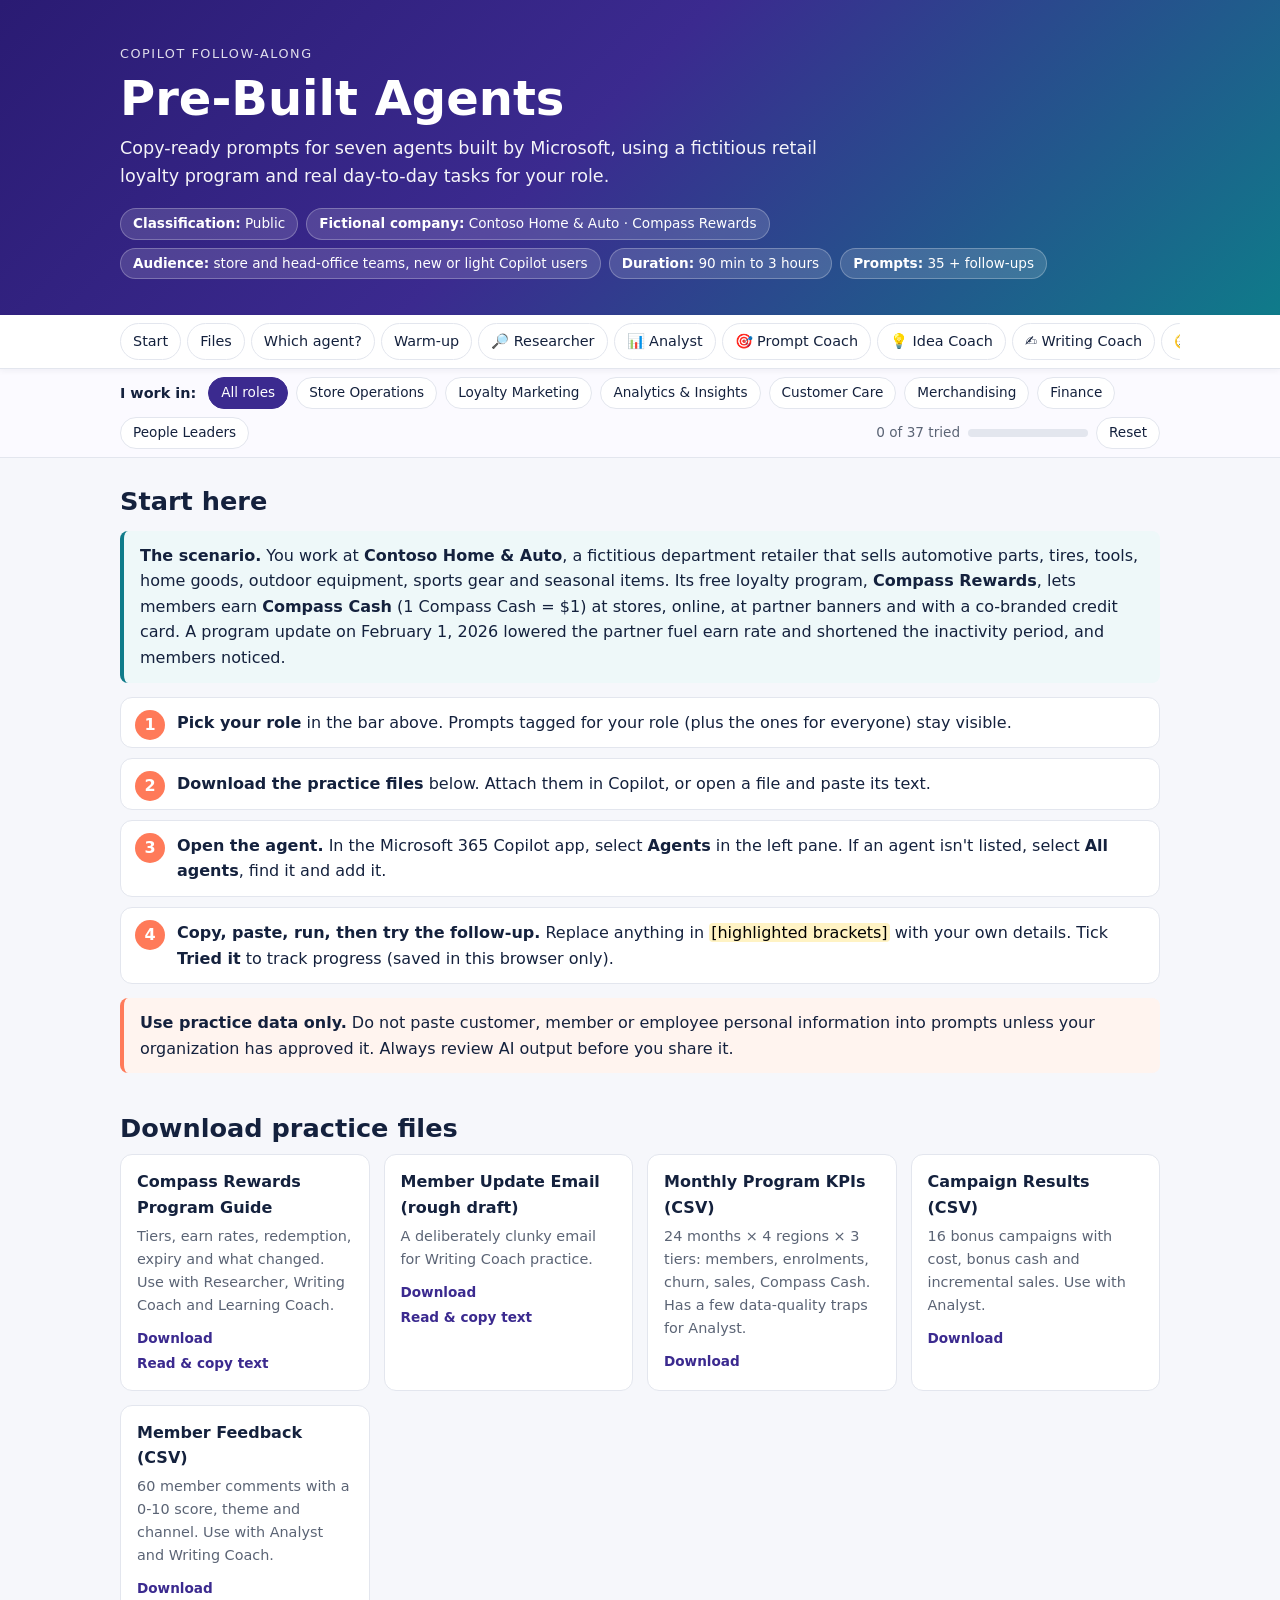
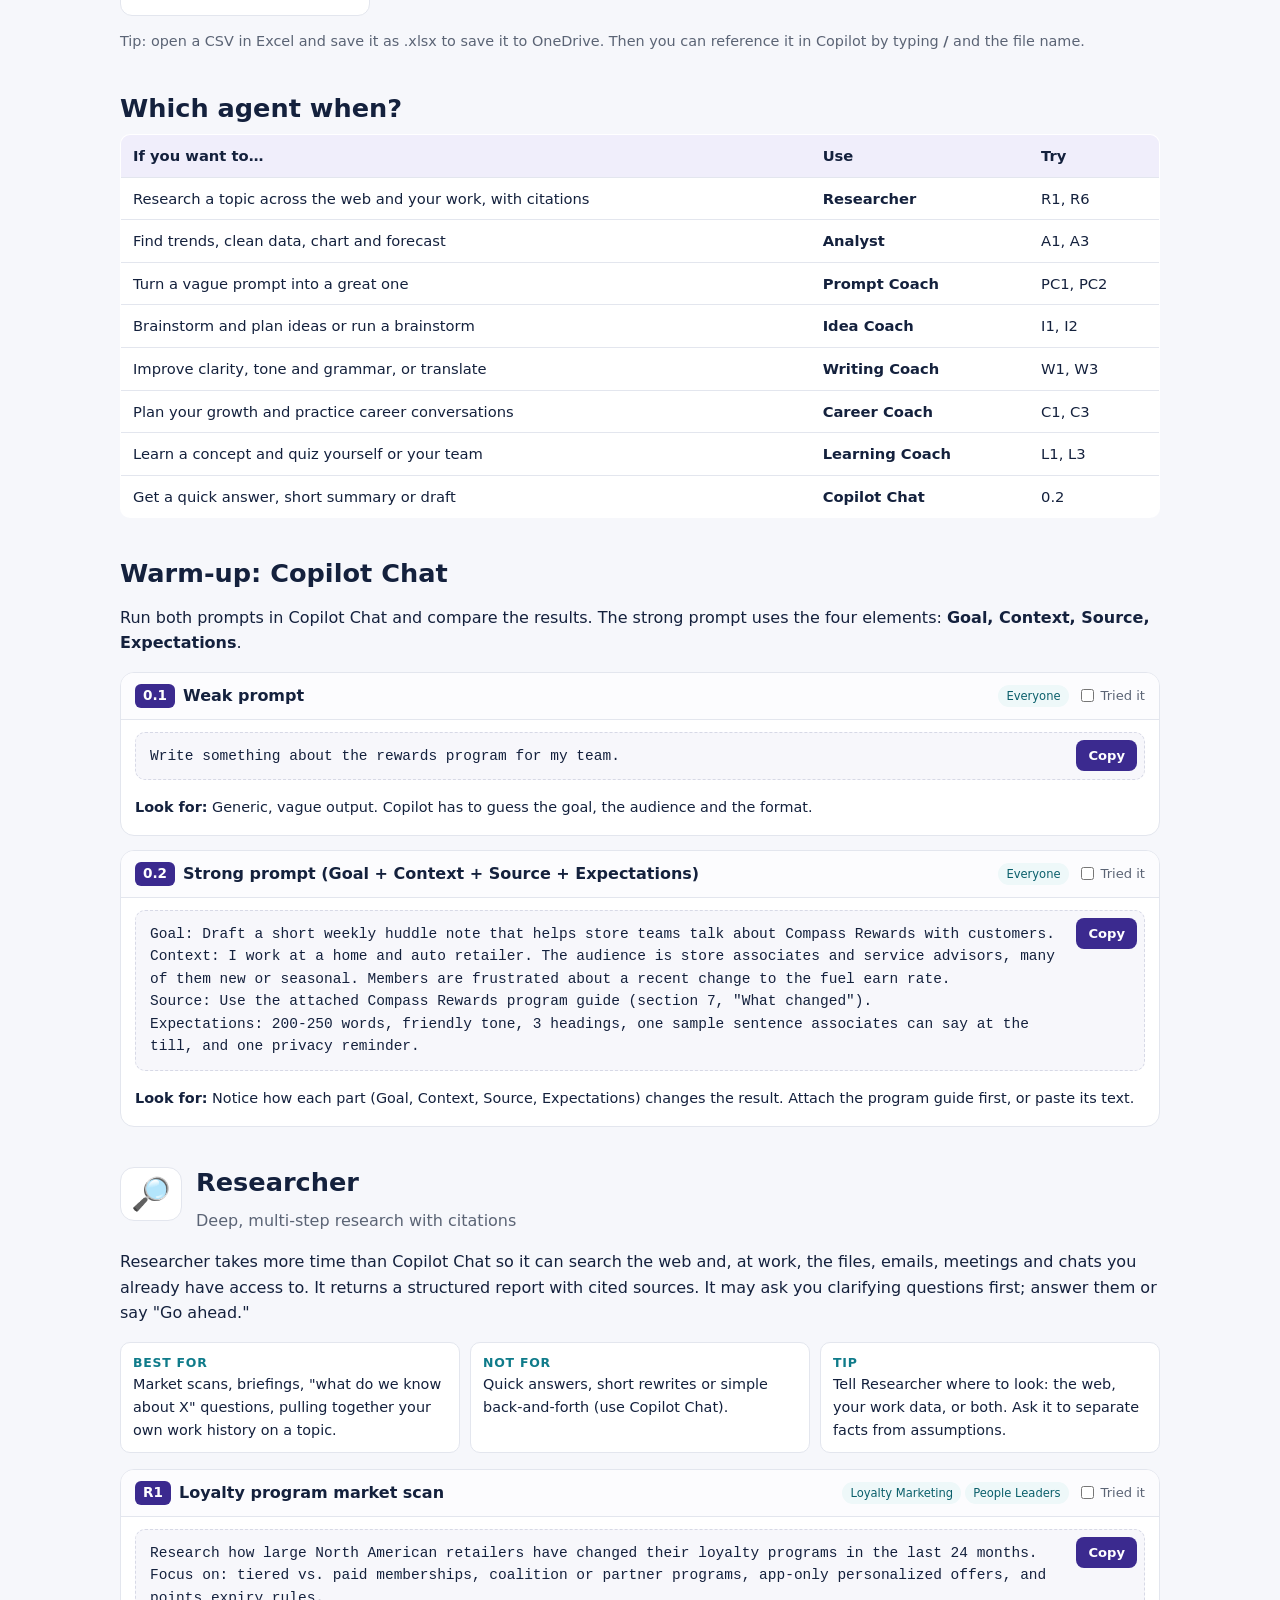
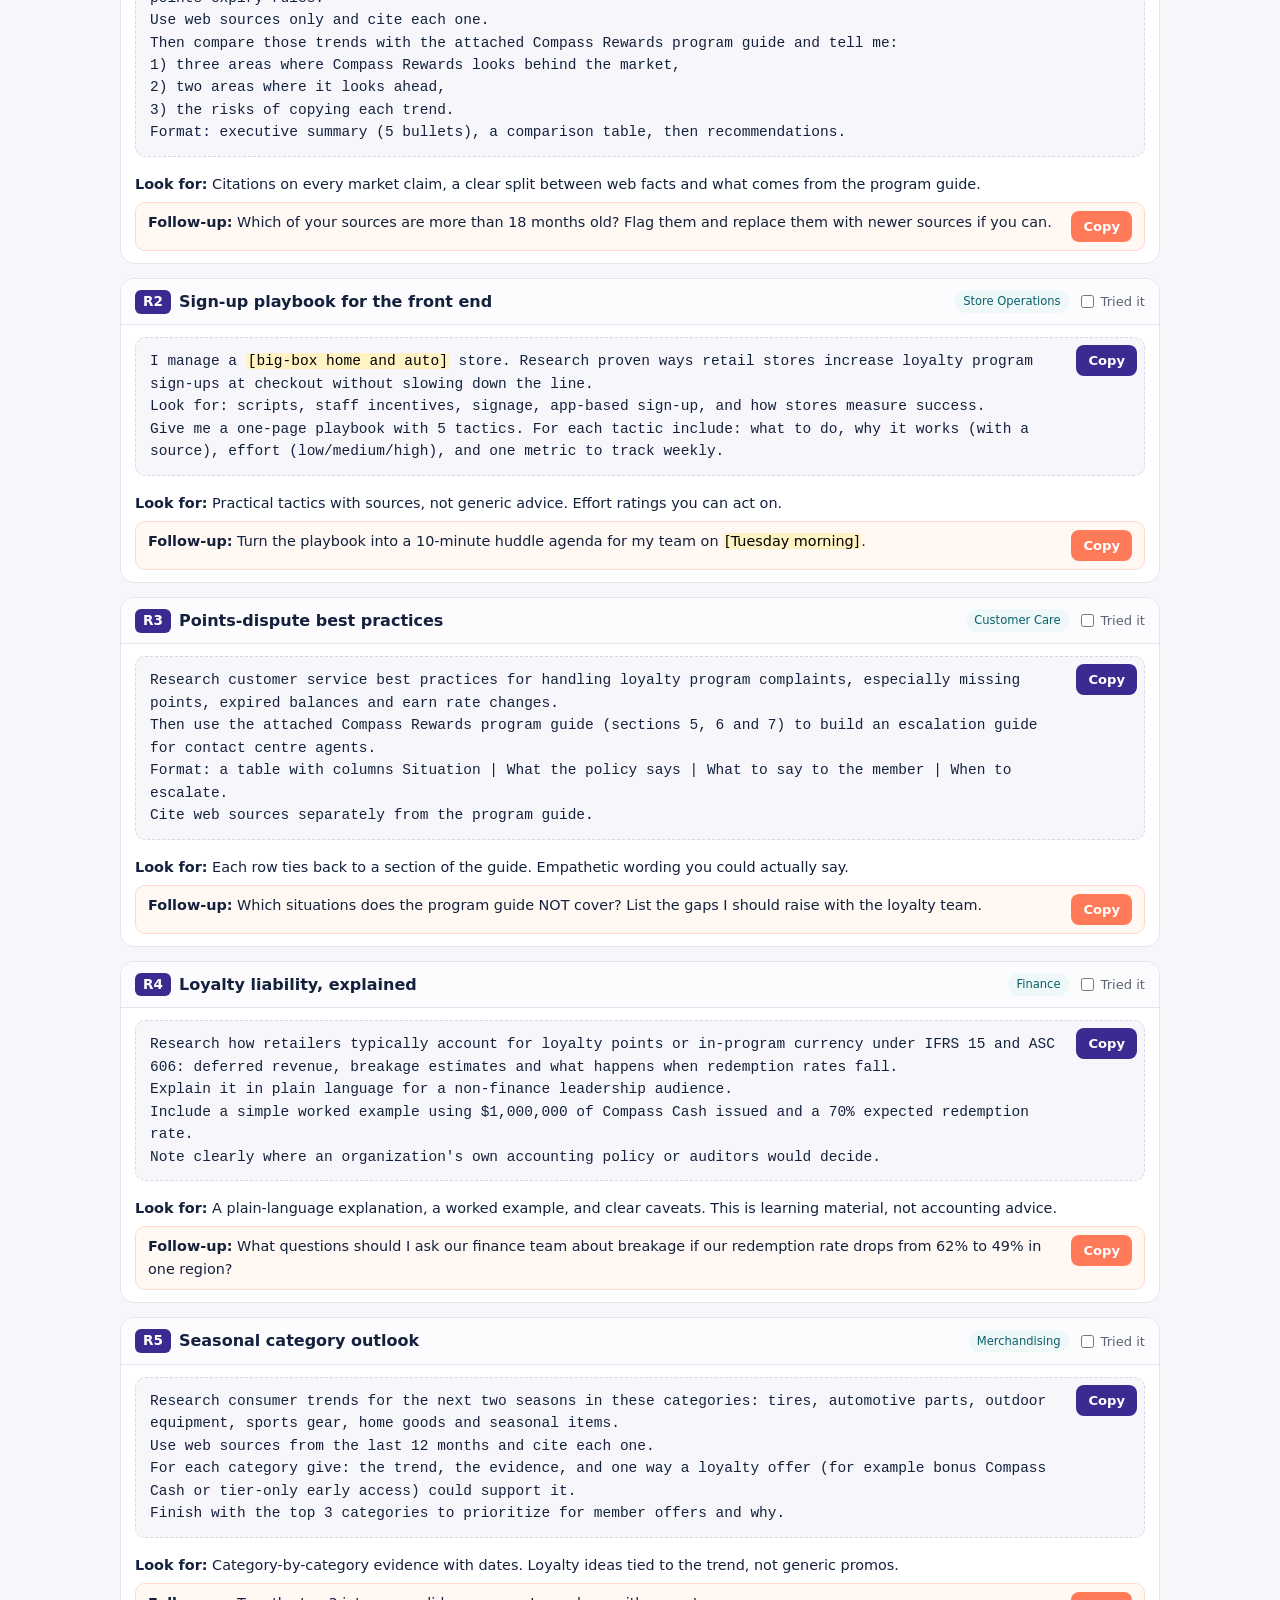
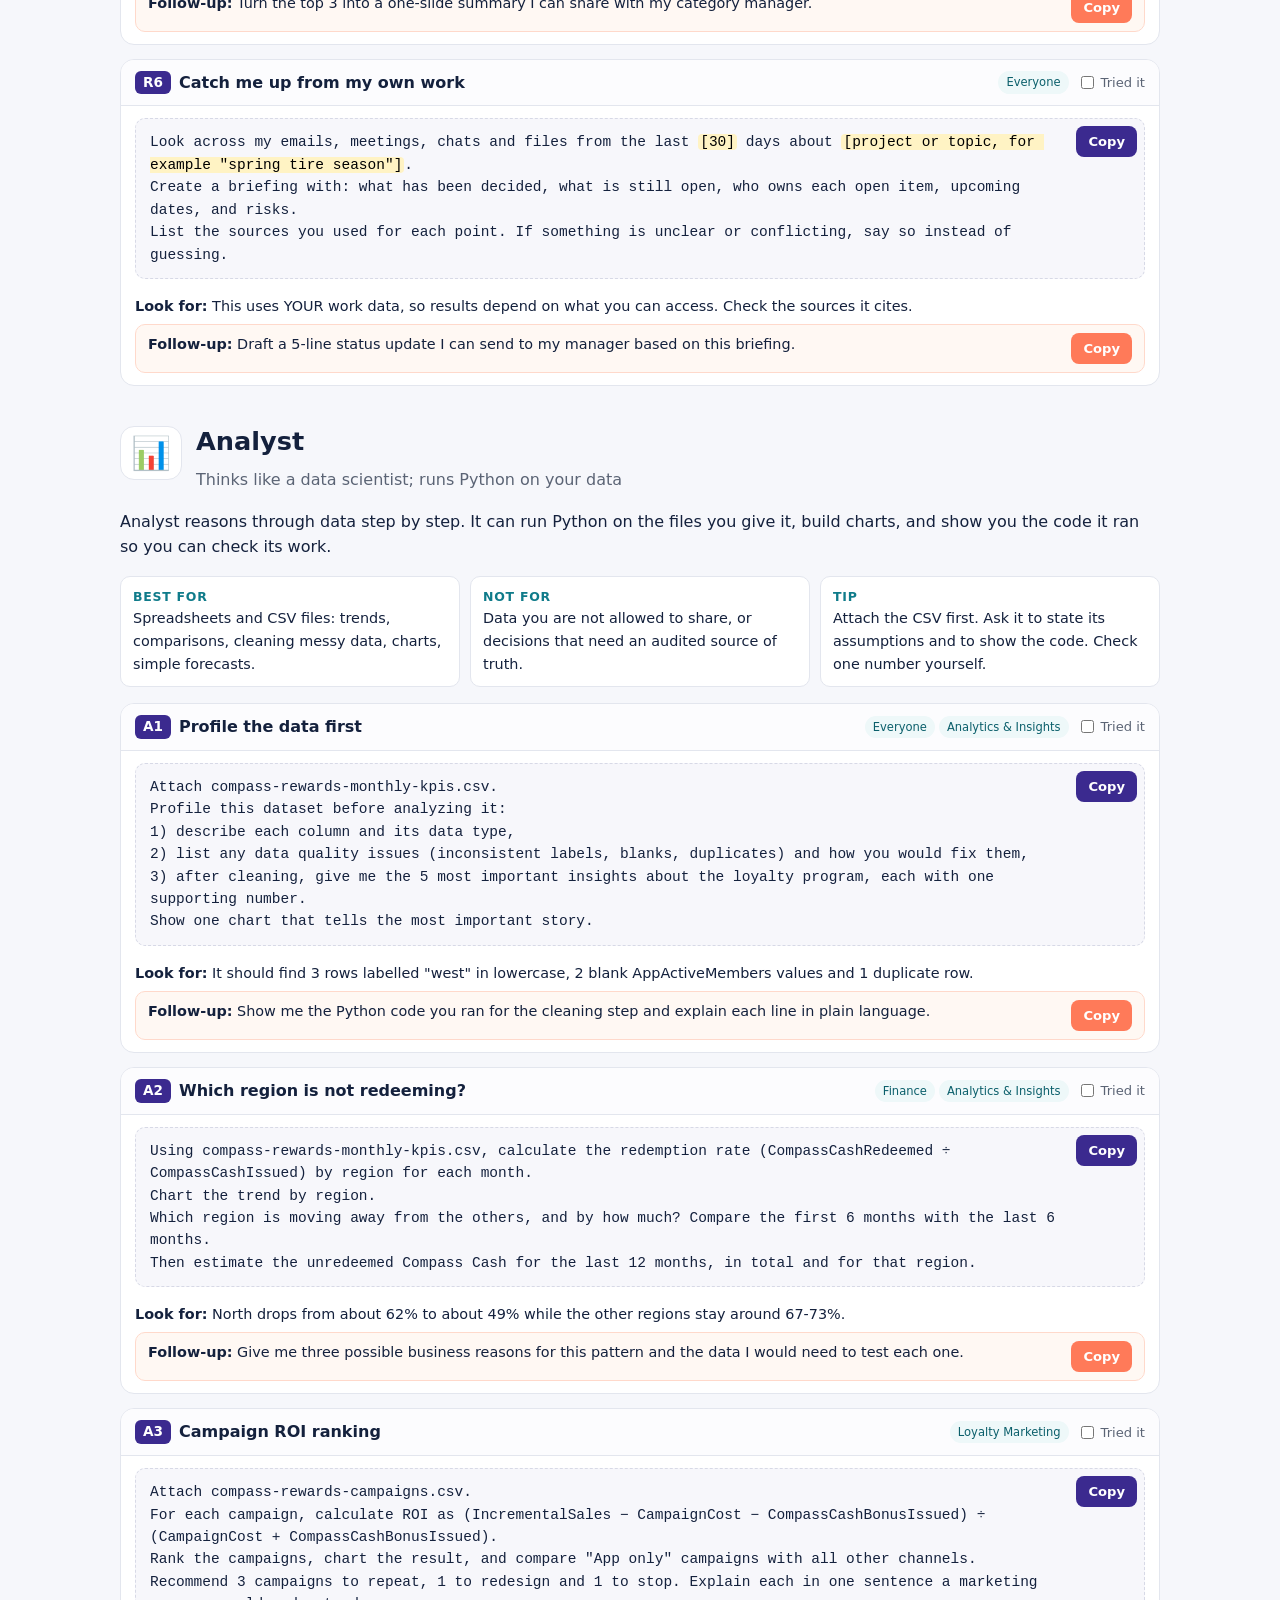
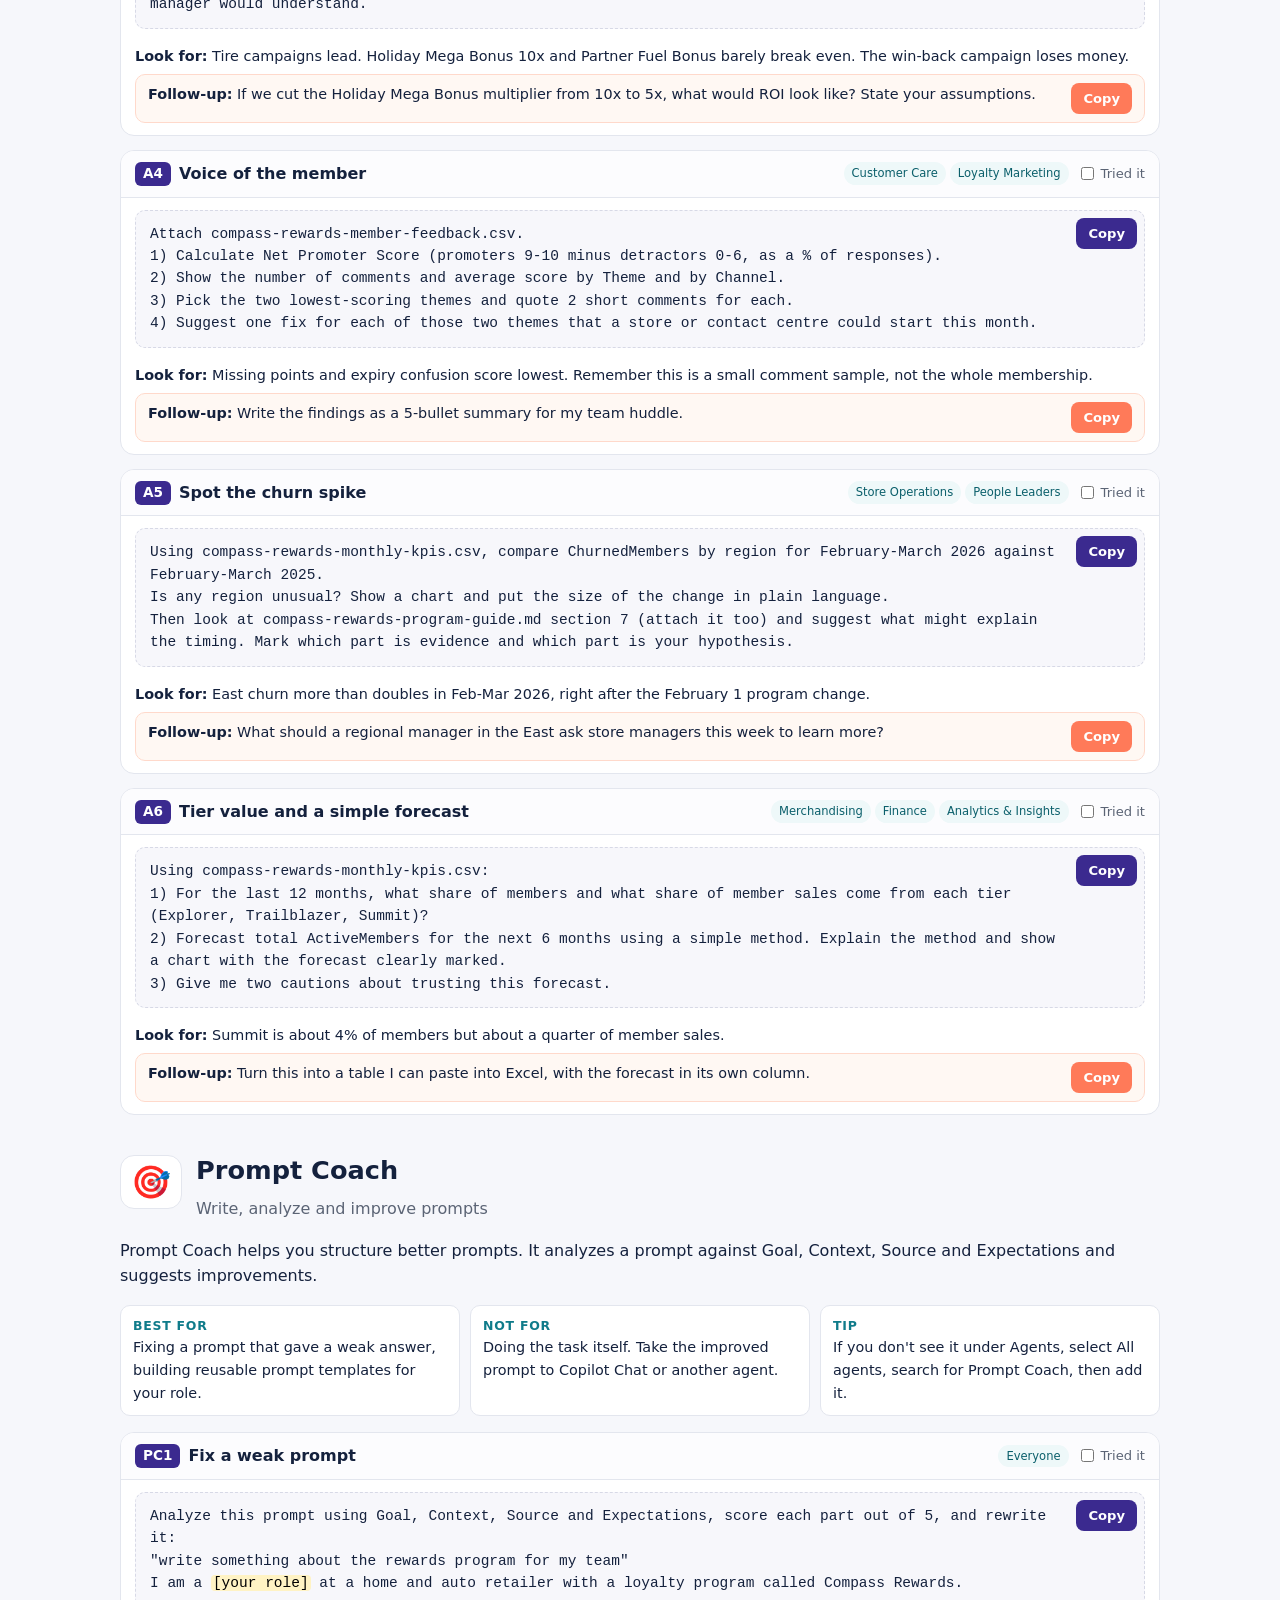
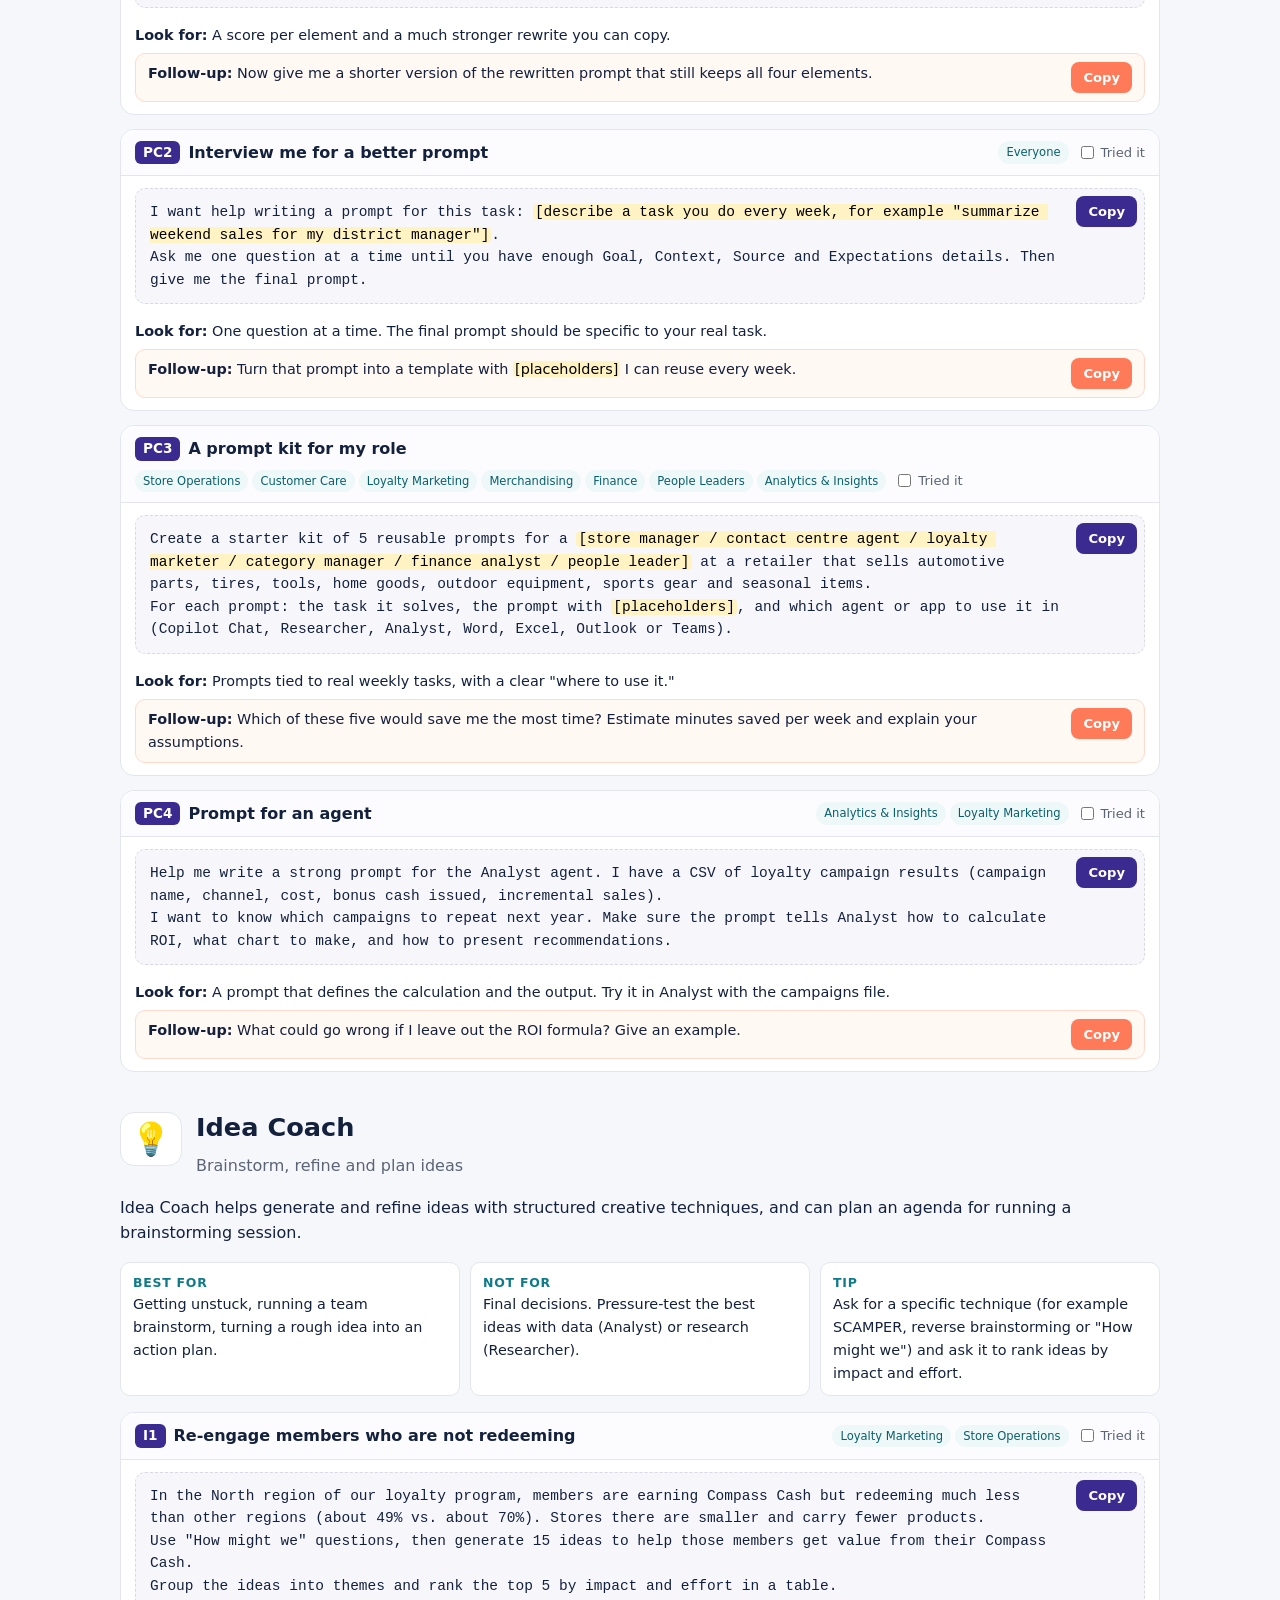
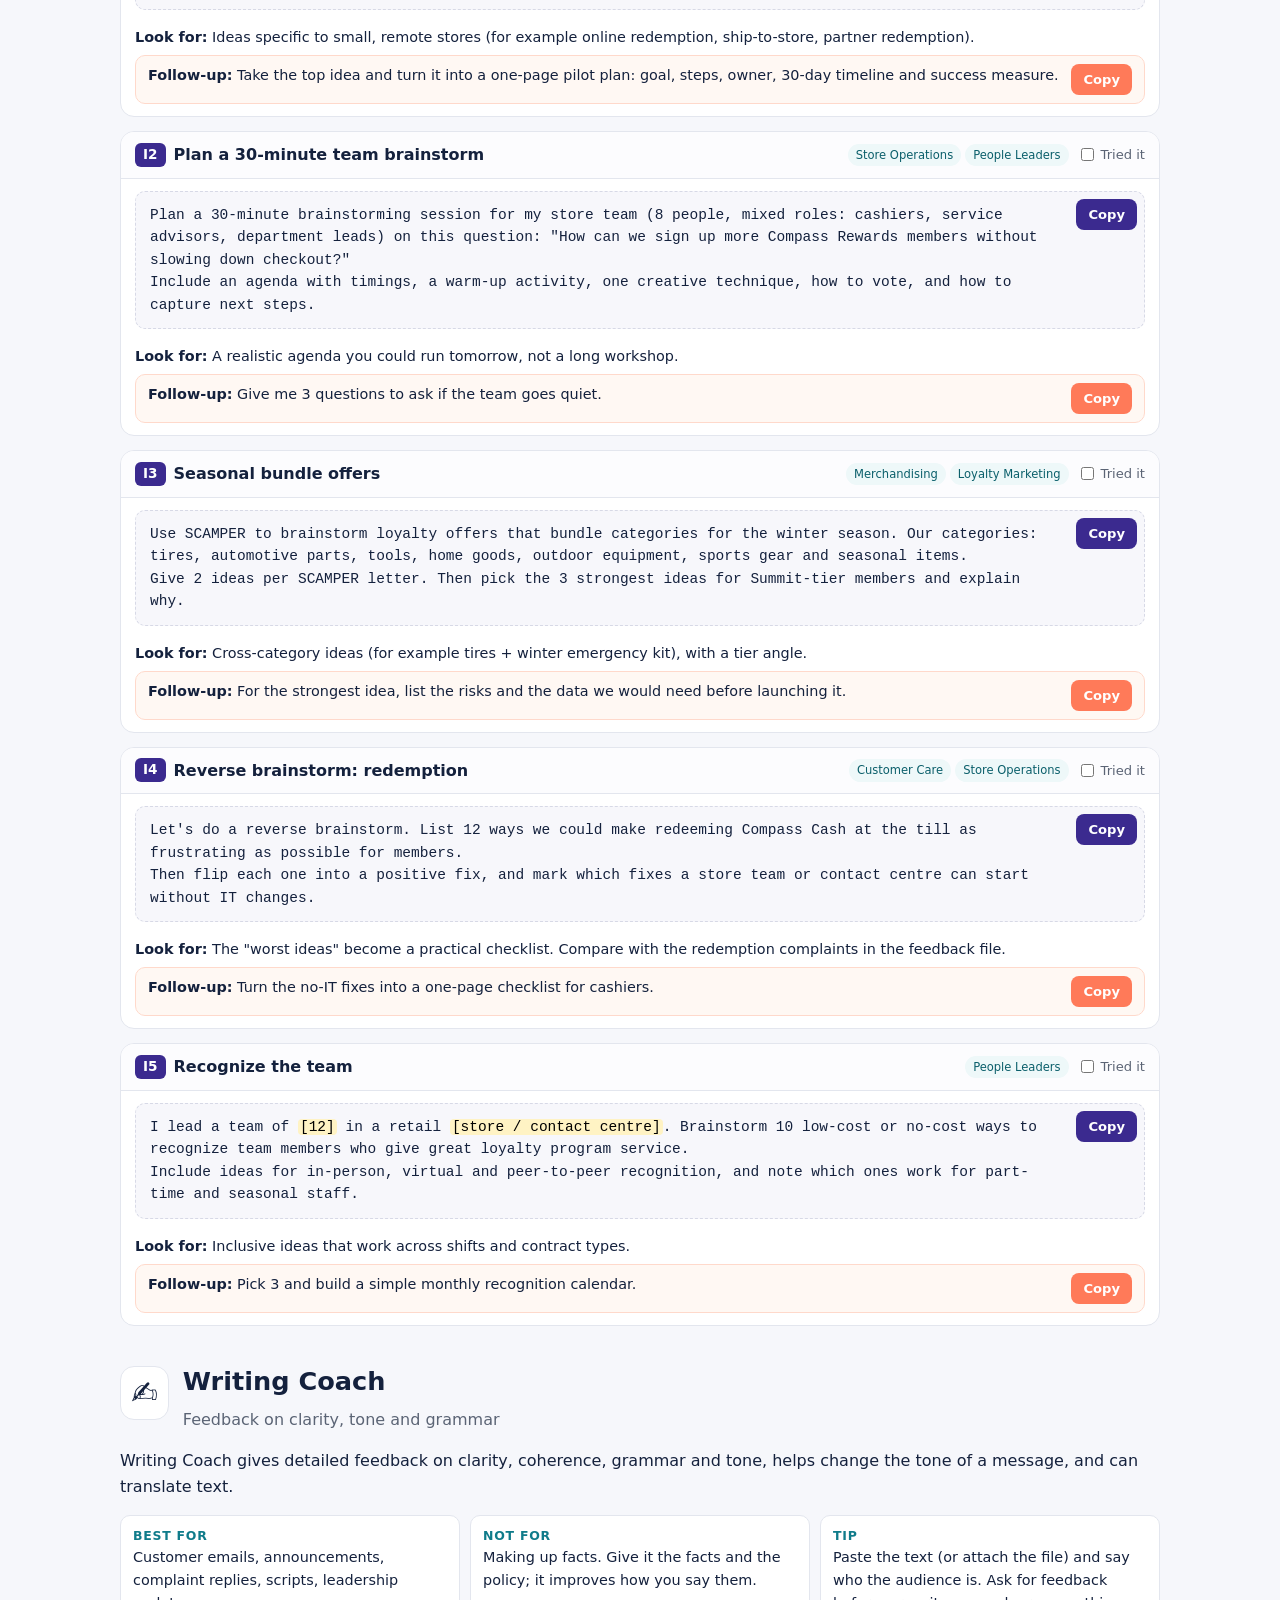
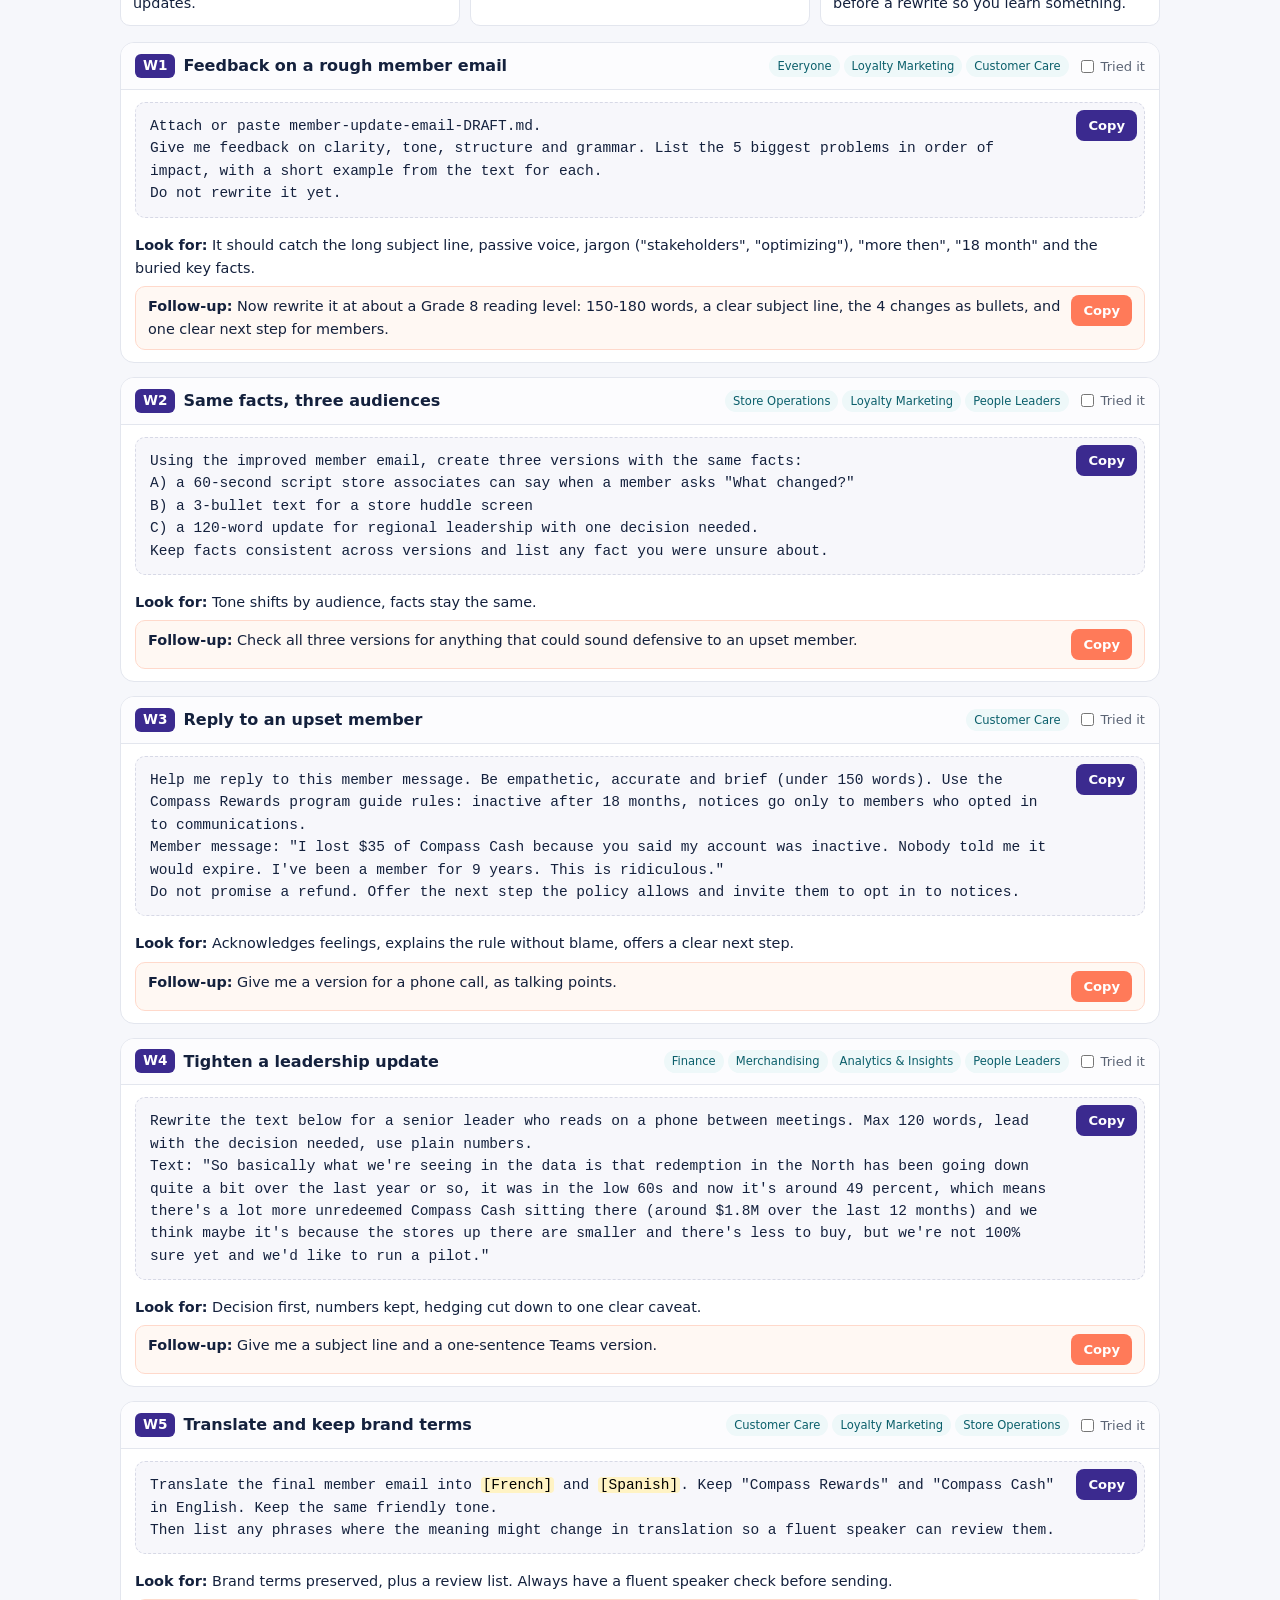
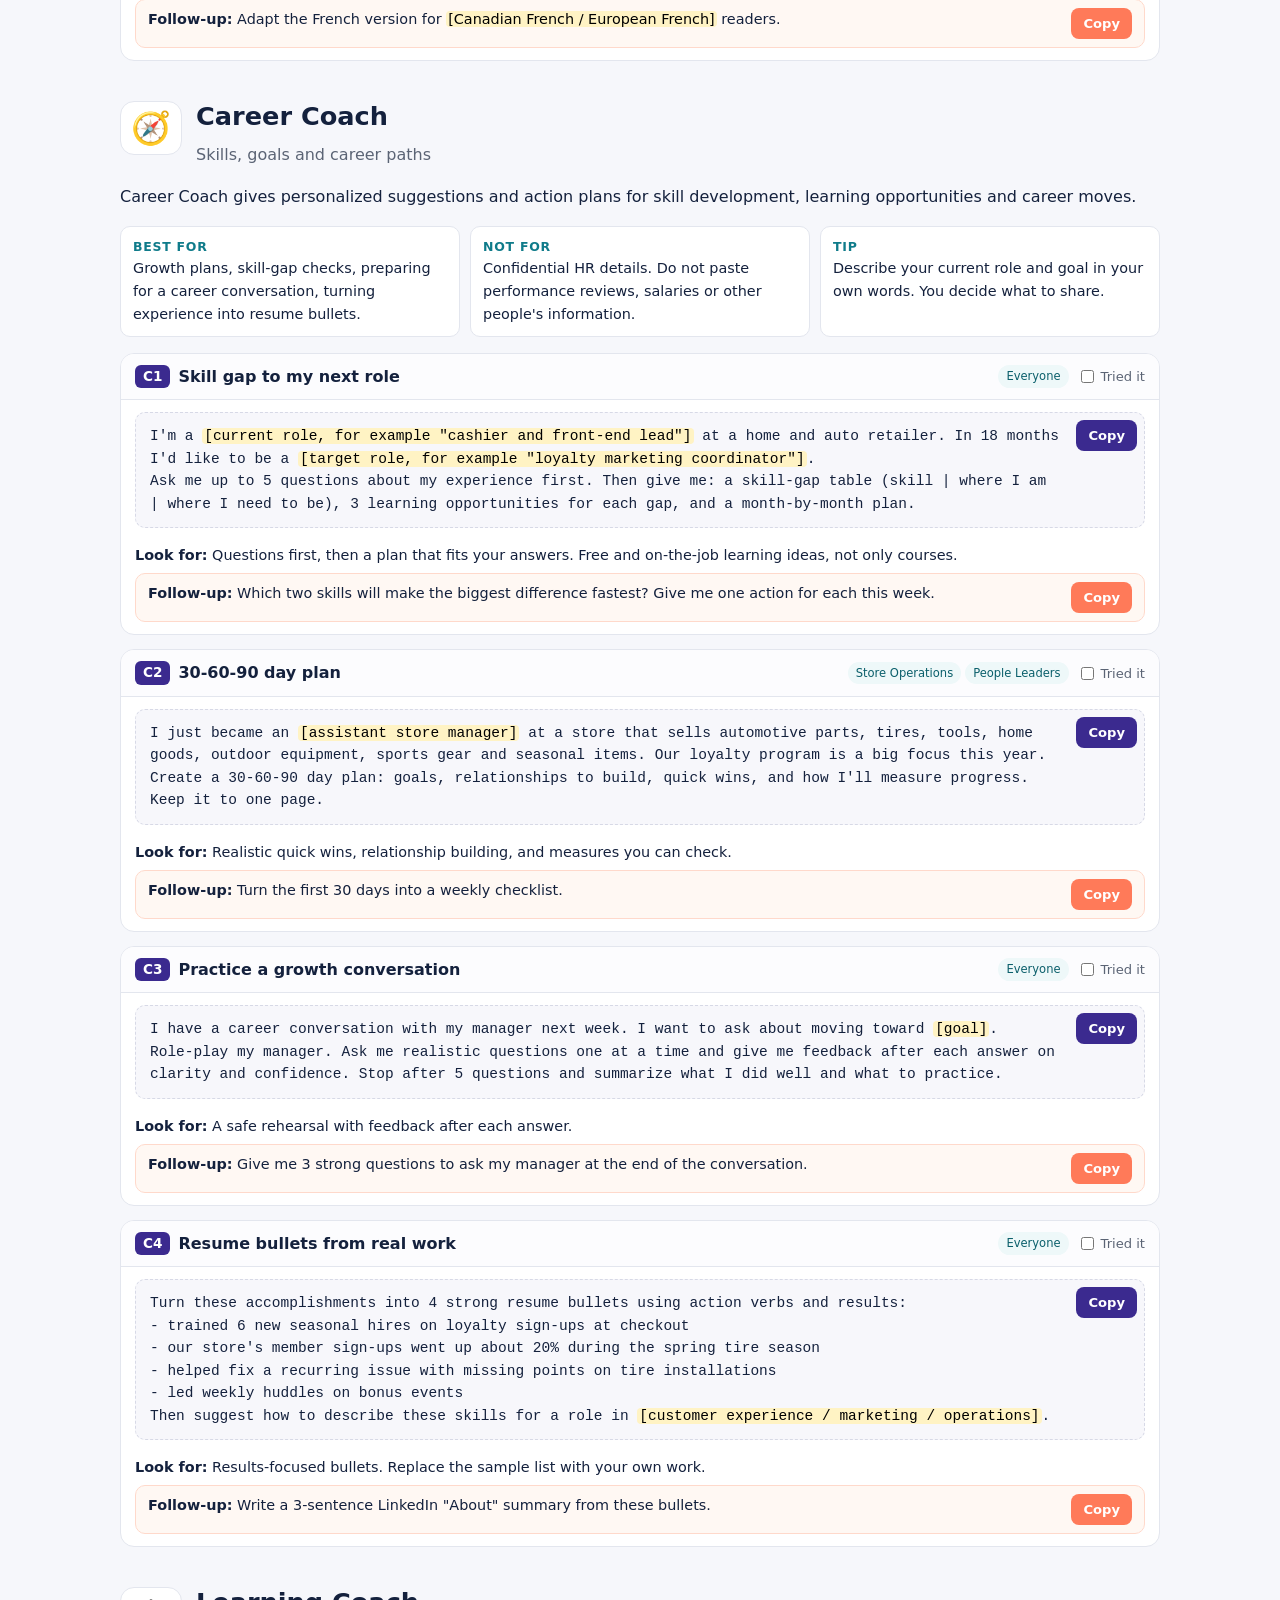
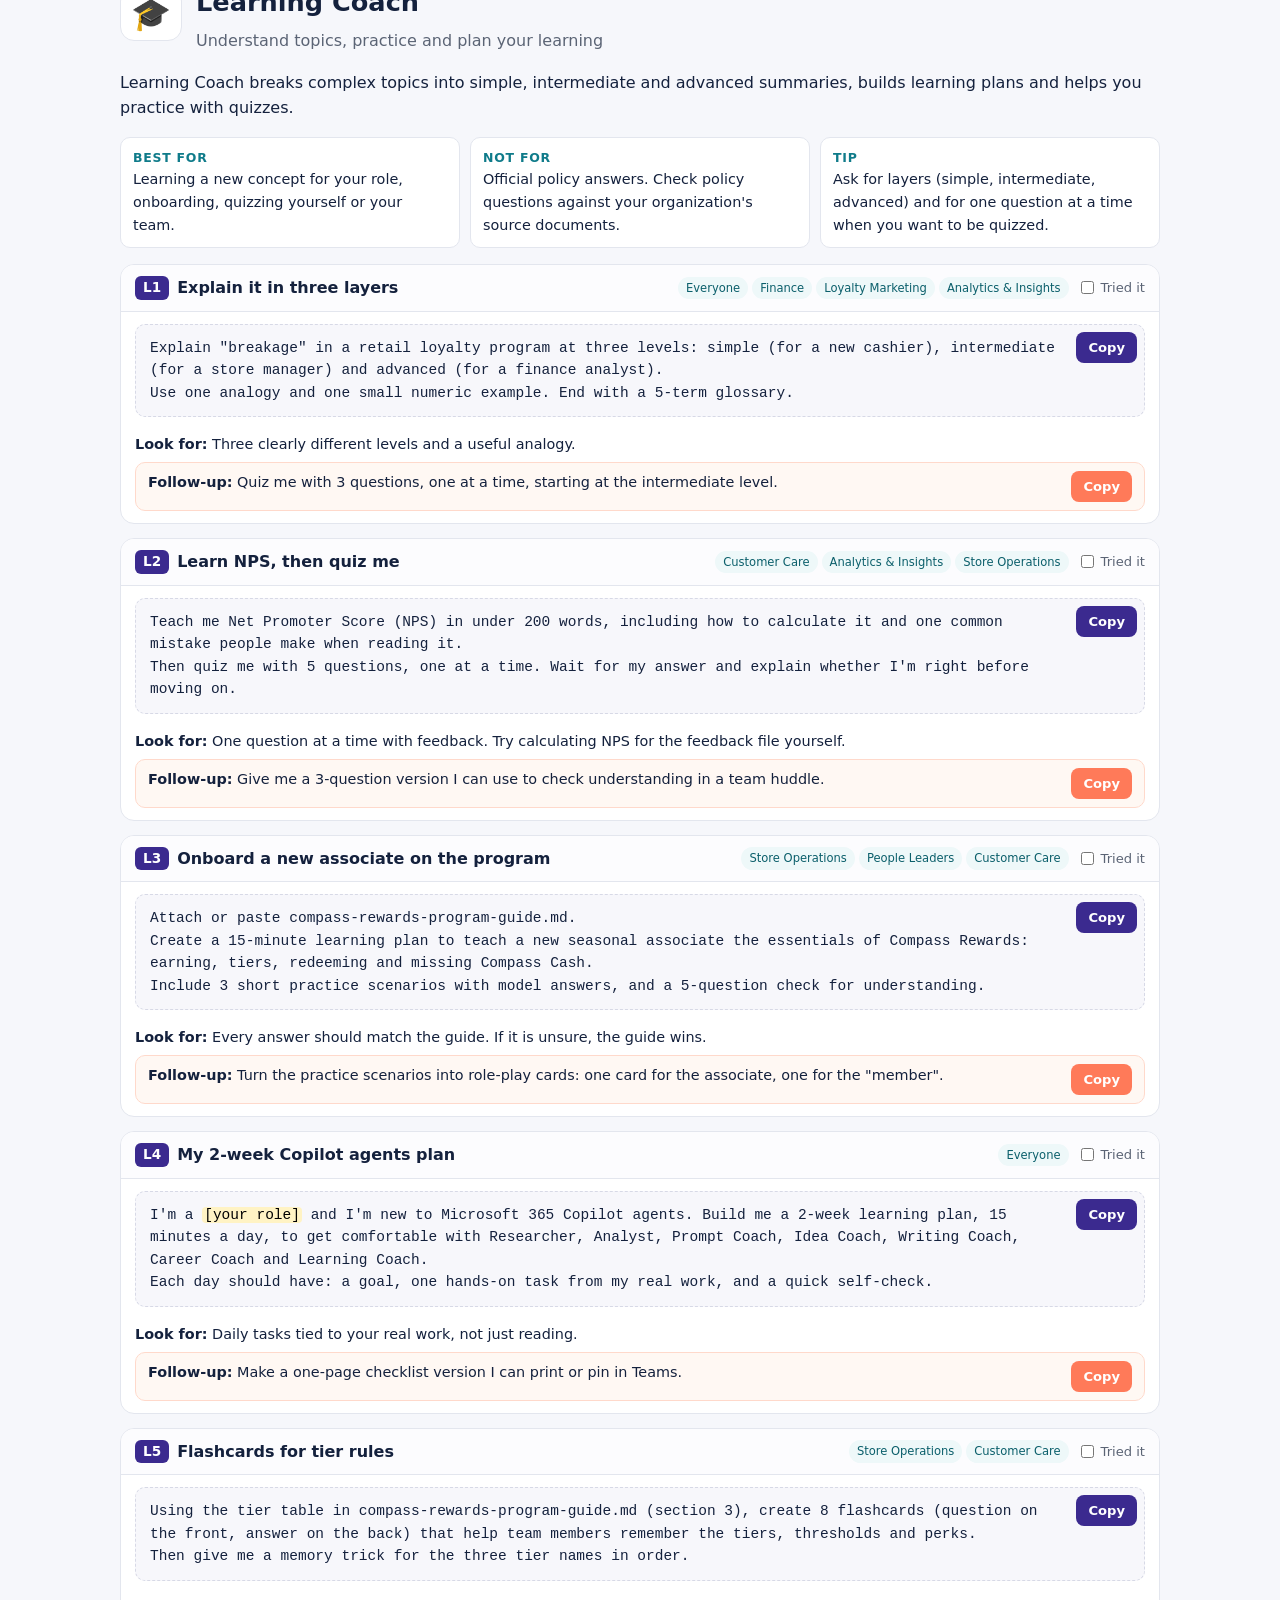
<file: index.html>
<!doctype html><html lang="en"><head><meta charset="utf-8"><meta name="MSRAI_Label_c3feb43e-95d4-42a1-ae97-85d136991a95_AI_Disclosure" content="Made with AI"><meta name="viewport" content="width=device-width,initial-scale=1">
<title>Copilot Follow-Along - Pre-Built Agents</title><meta name="description" content="Copy-ready prompts to follow along with Researcher, Analyst, Prompt Coach, Idea Coach, Writing Coach, Career Coach and Learning Coach, using a fictitious retail loyalty program."><meta property="og:title" content="Copilot Follow-Along - Pre-Built Agents"><meta property="og:description" content="Copy-ready prompts to follow along with Researcher, Analyst, Prompt Coach, Idea Coach, Writing Coach, Career Coach and Learning Coach, using a fictitious retail loyalty program.">
<link rel="icon" href="data:image/svg+xml,<svg xmlns=%22http://www.w3.org/2000/svg%22 viewBox=%220 0 100 100%22><text y=%22.9em%22 font-size=%2290%22>🧭</text></svg>">
<link rel="stylesheet" href="assets/site.css"></head><body><header class="hero"><div class="wrap"><p class="kicker">Copilot Follow-Along</p><h1>Pre-Built Agents</h1>
<p class="lead">Copy-ready prompts for seven agents built by Microsoft, using a fictitious retail loyalty program and real day-to-day tasks for your role.</p>
<ul class="badges"><li><b>Classification:</b> Public</li><li><b>Fictional company:</b> Contoso Home &amp; Auto · Compass Rewards</li><li><b>Audience:</b> store and head-office teams, new or light Copilot users</li><li><b>Duration:</b> 90 min to 3 hours</li><li><b>Prompts:</b> 35 + follow-ups</li></ul></div></header>
<nav class="agents" aria-label="Sections"><div class="wrap"><a href="#start">Start</a><a href="#files">Files</a><a href="#which">Which agent?</a><a href="#warmup">Warm-up</a><a href="#researcher">🔎 Researcher</a><a href="#analyst">📊 Analyst</a><a href="#prompt">🎯 Prompt Coach</a><a href="#idea">💡 Idea Coach</a><a href="#writing">✍️ Writing Coach</a><a href="#career">🧭 Career Coach</a><a href="#learning">🎓 Learning Coach</a><a href="#capstone">Capstone</a><a href="#habits">Habits</a><a href="facilitator.html">Facilitator</a></div></nav>
<div class="rolebar"><div class="wrap" role="group" aria-label="Filter prompts by role"><span class="lbl">I work in:</span><button class="chip" data-role="all" aria-pressed="true">All roles</button><button class="chip" data-role="store" aria-pressed="false">Store Operations</button><button class="chip" data-role="mkt" aria-pressed="false">Loyalty Marketing</button><button class="chip" data-role="data" aria-pressed="false">Analytics &amp; Insights</button><button class="chip" data-role="care" aria-pressed="false">Customer Care</button><button class="chip" data-role="merch" aria-pressed="false">Merchandising</button><button class="chip" data-role="fin" aria-pressed="false">Finance</button><button class="chip" data-role="people" aria-pressed="false">People Leaders</button>
<span class="prog"><span id="progtxt">0 tried</span><span class="bar"><span id="progbar"></span></span><button class="chip" id="reset" title="Clear the Tried it checkboxes">Reset</button></span></div></div>
<main><div class="wrap">
<section id="start"><h2>Start here</h2>
<div class="callout"><b>The scenario.</b> You work at <b>Contoso Home &amp; Auto</b>, a fictitious department retailer that sells automotive parts, tires, tools, home goods, outdoor equipment, sports gear and seasonal items. Its free loyalty program, <b>Compass Rewards</b>, lets members earn <b>Compass Cash</b> (1 Compass Cash = $1) at stores, online, at partner banners and with a co-branded credit card. A program update on February 1, 2026 lowered the partner fuel earn rate and shortened the inactivity period, and members noticed.</div>
<ol class="flow"><li><b>Pick your role</b> in the bar above. Prompts tagged for your role (plus the ones for everyone) stay visible.</li>
<li><b>Download the practice files</b> below. Attach them in Copilot, or open a file and paste its text.</li>
<li><b>Open the agent.</b> In the Microsoft 365 Copilot app, select <b>Agents</b> in the left pane. If an agent isn't listed, select <b>All agents</b>, find it and add it.</li>
<li><b>Copy, paste, run, then try the follow-up.</b> Replace anything in <mark class="ph">[highlighted brackets]</mark> with your own details. Tick <b>Tried it</b> to track progress (saved in this browser only).</li></ol>
<div class="callout warn"><b>Use practice data only.</b> Do not paste customer, member or employee personal information into prompts unless your organization has approved it. Always review AI output before you share it.</div></section>
<section id="files"><h2>Download practice files</h2><div class="grid"><div class="card"><h4>Compass Rewards Program Guide</h4><p>Tiers, earn rates, redemption, expiry and what changed. Use with Researcher, Writing Coach and Learning Coach.</p><a class="dl" href="files/compass-rewards-program-guide.md" download>Download</a><a class="dl" href="guide.html">Read &amp; copy text</a></div><div class="card"><h4>Member Update Email (rough draft)</h4><p>A deliberately clunky email for Writing Coach practice.</p><a class="dl" href="files/member-update-email-DRAFT.md" download>Download</a><a class="dl" href="draft.html">Read &amp; copy text</a></div><div class="card"><h4>Monthly Program KPIs (CSV)</h4><p>24 months × 4 regions × 3 tiers: members, enrolments, churn, sales, Compass Cash. Has a few data-quality traps for Analyst.</p><a class="dl" href="files/compass-rewards-monthly-kpis.csv" download>Download</a></div><div class="card"><h4>Campaign Results (CSV)</h4><p>16 bonus campaigns with cost, bonus cash and incremental sales. Use with Analyst.</p><a class="dl" href="files/compass-rewards-campaigns.csv" download>Download</a></div><div class="card"><h4>Member Feedback (CSV)</h4><p>60 member comments with a 0-10 score, theme and channel. Use with Analyst and Writing Coach.</p><a class="dl" href="files/compass-rewards-member-feedback.csv" download>Download</a></div></div><p style="font-size:.9rem;color:var(--muted)">Tip: open a CSV in Excel and save it as .xlsx to save it to OneDrive. Then you can reference it in Copilot by typing <b>/</b> and the file name.</p></section><section id="which"><h2>Which agent when?</h2><table><thead><tr><th>If you want to…</th><th>Use</th><th>Try</th></tr></thead><tbody><tr><td>Research a topic across the web and your work, with citations</td><td><b>Researcher</b></td><td>R1, R6</td></tr><tr><td>Find trends, clean data, chart and forecast</td><td><b>Analyst</b></td><td>A1, A3</td></tr><tr><td>Turn a vague prompt into a great one</td><td><b>Prompt Coach</b></td><td>PC1, PC2</td></tr><tr><td>Brainstorm and plan ideas or run a brainstorm</td><td><b>Idea Coach</b></td><td>I1, I2</td></tr><tr><td>Improve clarity, tone and grammar, or translate</td><td><b>Writing Coach</b></td><td>W1, W3</td></tr><tr><td>Plan your growth and practice career conversations</td><td><b>Career Coach</b></td><td>C1, C3</td></tr><tr><td>Learn a concept and quiz yourself or your team</td><td><b>Learning Coach</b></td><td>L1, L3</td></tr><tr><td>Get a quick answer, short summary or draft</td><td><b>Copilot Chat</b></td><td>0.2</td></tr></tbody></table></section><section id="warmup" data-agent="warmup"><h2>Warm-up: Copilot Chat</h2><p>Run both prompts in Copilot Chat and compare the results. The strong prompt uses the four elements: <b>Goal, Context, Source, Expectations</b>.</p><article class="prompt" id="0.1" data-roles="all"><header><span class="pid">0.1</span><h4>Weak prompt</h4><span class="tags"><span>Everyone</span></span>
<label class="done-lbl"><input type="checkbox" data-done="0.1"> Tried it</label></header><div class="pbody"><pre class="ptext" id="c1">Write something about the rewards program for my team.</pre><button class="copy" data-copy="c1" aria-label="Copy prompt">Copy</button></div><div class="meta"><p><b>Look for:</b> Generic, vague output. Copilot has to guess the goal, the audience and the format.</p></div></article><article class="prompt" id="0.2" data-roles="all"><header><span class="pid">0.2</span><h4>Strong prompt (Goal + Context + Source + Expectations)</h4><span class="tags"><span>Everyone</span></span>
<label class="done-lbl"><input type="checkbox" data-done="0.2"> Tried it</label></header><div class="pbody"><pre class="ptext" id="c2">Goal: Draft a short weekly huddle note that helps store teams talk about Compass Rewards with customers.
Context: I work at a home and auto retailer. The audience is store associates and service advisors, many of them new or seasonal. Members are frustrated about a recent change to the fuel earn rate.
Source: Use the attached Compass Rewards program guide (section 7, &quot;What changed&quot;).
Expectations: 200-250 words, friendly tone, 3 headings, one sample sentence associates can say at the till, and one privacy reminder.</pre><button class="copy" data-copy="c2" aria-label="Copy prompt">Copy</button></div><div class="meta"><p><b>Look for:</b> Notice how each part (Goal, Context, Source, Expectations) changes the result. Attach the program guide first, or paste its text.</p></div></article></section><section id="researcher" data-agent="researcher"><div class="agent-head"><span class="ico" aria-hidden="true">🔎</span><div><h2>Researcher</h2><p class="tag">Deep, multi-step research with citations</p></div></div>
<p>Researcher takes more time than Copilot Chat so it can search the web and, at work, the files, emails, meetings and chats you already have access to. It returns a structured report with cited sources. It may ask you clarifying questions first; answer them or say &quot;Go ahead.&quot;</p><div class="facts"><div><b>Best for</b>Market scans, briefings, &quot;what do we know about X&quot; questions, pulling together your own work history on a topic.</div><div><b>Not for</b>Quick answers, short rewrites or simple back-and-forth (use Copilot Chat).</div><div><b>Tip</b>Tell Researcher where to look: the web, your work data, or both. Ask it to separate facts from assumptions.</div></div>
<article class="prompt" id="R1" data-roles="mkt people"><header><span class="pid">R1</span><h4>Loyalty program market scan</h4><span class="tags"><span>Loyalty Marketing</span><span>People Leaders</span></span>
<label class="done-lbl"><input type="checkbox" data-done="R1"> Tried it</label></header><div class="pbody"><pre class="ptext" id="c3">Research how large North American retailers have changed their loyalty programs in the last 24 months.
Focus on: tiered vs. paid memberships, coalition or partner programs, app-only personalized offers, and points expiry rules.
Use web sources only and cite each one.
Then compare those trends with the attached Compass Rewards program guide and tell me:
1) three areas where Compass Rewards looks behind the market,
2) two areas where it looks ahead,
3) the risks of copying each trend.
Format: executive summary (5 bullets), a comparison table, then recommendations.</pre><button class="copy" data-copy="c3" aria-label="Copy prompt">Copy</button></div><div class="meta"><p><b>Look for:</b> Citations on every market claim, a clear split between web facts and what comes from the program guide.</p><div class="follow"><span><b>Follow-up:</b> <span id="c4">Which of your sources are more than 18 months old? Flag them and replace them with newer sources if you can.</span></span><button class="copy" data-copy="c4" aria-label="Copy follow-up prompt">Copy</button></div></div></article><article class="prompt" id="R2" data-roles="store"><header><span class="pid">R2</span><h4>Sign-up playbook for the front end</h4><span class="tags"><span>Store Operations</span></span>
<label class="done-lbl"><input type="checkbox" data-done="R2"> Tried it</label></header><div class="pbody"><pre class="ptext" id="c5">I manage a <mark class="ph">[big-box home and auto]</mark> store. Research proven ways retail stores increase loyalty program sign-ups at checkout without slowing down the line.
Look for: scripts, staff incentives, signage, app-based sign-up, and how stores measure success.
Give me a one-page playbook with 5 tactics. For each tactic include: what to do, why it works (with a source), effort (low/medium/high), and one metric to track weekly.</pre><button class="copy" data-copy="c5" aria-label="Copy prompt">Copy</button></div><div class="meta"><p><b>Look for:</b> Practical tactics with sources, not generic advice. Effort ratings you can act on.</p><div class="follow"><span><b>Follow-up:</b> <span id="c6">Turn the playbook into a 10-minute huddle agenda for my team on <mark class="ph">[Tuesday morning]</mark>.</span></span><button class="copy" data-copy="c6" aria-label="Copy follow-up prompt">Copy</button></div></div></article><article class="prompt" id="R3" data-roles="care"><header><span class="pid">R3</span><h4>Points-dispute best practices</h4><span class="tags"><span>Customer Care</span></span>
<label class="done-lbl"><input type="checkbox" data-done="R3"> Tried it</label></header><div class="pbody"><pre class="ptext" id="c7">Research customer service best practices for handling loyalty program complaints, especially missing points, expired balances and earn rate changes.
Then use the attached Compass Rewards program guide (sections 5, 6 and 7) to build an escalation guide for contact centre agents.
Format: a table with columns Situation | What the policy says | What to say to the member | When to escalate.
Cite web sources separately from the program guide.</pre><button class="copy" data-copy="c7" aria-label="Copy prompt">Copy</button></div><div class="meta"><p><b>Look for:</b> Each row ties back to a section of the guide. Empathetic wording you could actually say.</p><div class="follow"><span><b>Follow-up:</b> <span id="c8">Which situations does the program guide NOT cover? List the gaps I should raise with the loyalty team.</span></span><button class="copy" data-copy="c8" aria-label="Copy follow-up prompt">Copy</button></div></div></article><article class="prompt" id="R4" data-roles="fin"><header><span class="pid">R4</span><h4>Loyalty liability, explained</h4><span class="tags"><span>Finance</span></span>
<label class="done-lbl"><input type="checkbox" data-done="R4"> Tried it</label></header><div class="pbody"><pre class="ptext" id="c9">Research how retailers typically account for loyalty points or in-program currency under IFRS 15 and ASC 606: deferred revenue, breakage estimates and what happens when redemption rates fall.
Explain it in plain language for a non-finance leadership audience.
Include a simple worked example using $1,000,000 of Compass Cash issued and a 70% expected redemption rate.
Note clearly where an organization&#x27;s own accounting policy or auditors would decide.</pre><button class="copy" data-copy="c9" aria-label="Copy prompt">Copy</button></div><div class="meta"><p><b>Look for:</b> A plain-language explanation, a worked example, and clear caveats. This is learning material, not accounting advice.</p><div class="follow"><span><b>Follow-up:</b> <span id="c10">What questions should I ask our finance team about breakage if our redemption rate drops from 62% to 49% in one region?</span></span><button class="copy" data-copy="c10" aria-label="Copy follow-up prompt">Copy</button></div></div></article><article class="prompt" id="R5" data-roles="merch"><header><span class="pid">R5</span><h4>Seasonal category outlook</h4><span class="tags"><span>Merchandising</span></span>
<label class="done-lbl"><input type="checkbox" data-done="R5"> Tried it</label></header><div class="pbody"><pre class="ptext" id="c11">Research consumer trends for the next two seasons in these categories: tires, automotive parts, outdoor equipment, sports gear, home goods and seasonal items.
Use web sources from the last 12 months and cite each one.
For each category give: the trend, the evidence, and one way a loyalty offer (for example bonus Compass Cash or tier-only early access) could support it.
Finish with the top 3 categories to prioritize for member offers and why.</pre><button class="copy" data-copy="c11" aria-label="Copy prompt">Copy</button></div><div class="meta"><p><b>Look for:</b> Category-by-category evidence with dates. Loyalty ideas tied to the trend, not generic promos.</p><div class="follow"><span><b>Follow-up:</b> <span id="c12">Turn the top 3 into a one-slide summary I can share with my category manager.</span></span><button class="copy" data-copy="c12" aria-label="Copy follow-up prompt">Copy</button></div></div></article><article class="prompt" id="R6" data-roles="all"><header><span class="pid">R6</span><h4>Catch me up from my own work</h4><span class="tags"><span>Everyone</span></span>
<label class="done-lbl"><input type="checkbox" data-done="R6"> Tried it</label></header><div class="pbody"><pre class="ptext" id="c13">Look across my emails, meetings, chats and files from the last <mark class="ph">[30]</mark> days about <mark class="ph">[project or topic, for example &quot;spring tire season&quot;]</mark>.
Create a briefing with: what has been decided, what is still open, who owns each open item, upcoming dates, and risks.
List the sources you used for each point. If something is unclear or conflicting, say so instead of guessing.</pre><button class="copy" data-copy="c13" aria-label="Copy prompt">Copy</button></div><div class="meta"><p><b>Look for:</b> This uses YOUR work data, so results depend on what you can access. Check the sources it cites.</p><div class="follow"><span><b>Follow-up:</b> <span id="c14">Draft a 5-line status update I can send to my manager based on this briefing.</span></span><button class="copy" data-copy="c14" aria-label="Copy follow-up prompt">Copy</button></div></div></article><p class="empty">No prompts tagged for this role here. Select <b>All roles</b> to see them all.</p></section><section id="analyst" data-agent="analyst"><div class="agent-head"><span class="ico" aria-hidden="true">📊</span><div><h2>Analyst</h2><p class="tag">Thinks like a data scientist; runs Python on your data</p></div></div>
<p>Analyst reasons through data step by step. It can run Python on the files you give it, build charts, and show you the code it ran so you can check its work.</p><div class="facts"><div><b>Best for</b>Spreadsheets and CSV files: trends, comparisons, cleaning messy data, charts, simple forecasts.</div><div><b>Not for</b>Data you are not allowed to share, or decisions that need an audited source of truth.</div><div><b>Tip</b>Attach the CSV first. Ask it to state its assumptions and to show the code. Check one number yourself.</div></div>
<article class="prompt" id="A1" data-roles="data all"><header><span class="pid">A1</span><h4>Profile the data first</h4><span class="tags"><span>Everyone</span><span>Analytics &amp; Insights</span></span>
<label class="done-lbl"><input type="checkbox" data-done="A1"> Tried it</label></header><div class="pbody"><pre class="ptext" id="c15">Attach compass-rewards-monthly-kpis.csv.
Profile this dataset before analyzing it:
1) describe each column and its data type,
2) list any data quality issues (inconsistent labels, blanks, duplicates) and how you would fix them,
3) after cleaning, give me the 5 most important insights about the loyalty program, each with one supporting number.
Show one chart that tells the most important story.</pre><button class="copy" data-copy="c15" aria-label="Copy prompt">Copy</button></div><div class="meta"><p><b>Look for:</b> It should find 3 rows labelled &quot;west&quot; in lowercase, 2 blank AppActiveMembers values and 1 duplicate row.</p><div class="follow"><span><b>Follow-up:</b> <span id="c16">Show me the Python code you ran for the cleaning step and explain each line in plain language.</span></span><button class="copy" data-copy="c16" aria-label="Copy follow-up prompt">Copy</button></div></div></article><article class="prompt" id="A2" data-roles="fin data"><header><span class="pid">A2</span><h4>Which region is not redeeming?</h4><span class="tags"><span>Finance</span><span>Analytics &amp; Insights</span></span>
<label class="done-lbl"><input type="checkbox" data-done="A2"> Tried it</label></header><div class="pbody"><pre class="ptext" id="c17">Using compass-rewards-monthly-kpis.csv, calculate the redemption rate (CompassCashRedeemed ÷ CompassCashIssued) by region for each month.
Chart the trend by region.
Which region is moving away from the others, and by how much? Compare the first 6 months with the last 6 months.
Then estimate the unredeemed Compass Cash for the last 12 months, in total and for that region.</pre><button class="copy" data-copy="c17" aria-label="Copy prompt">Copy</button></div><div class="meta"><p><b>Look for:</b> North drops from about 62% to about 49% while the other regions stay around 67-73%.</p><div class="follow"><span><b>Follow-up:</b> <span id="c18">Give me three possible business reasons for this pattern and the data I would need to test each one.</span></span><button class="copy" data-copy="c18" aria-label="Copy follow-up prompt">Copy</button></div></div></article><article class="prompt" id="A3" data-roles="mkt"><header><span class="pid">A3</span><h4>Campaign ROI ranking</h4><span class="tags"><span>Loyalty Marketing</span></span>
<label class="done-lbl"><input type="checkbox" data-done="A3"> Tried it</label></header><div class="pbody"><pre class="ptext" id="c19">Attach compass-rewards-campaigns.csv.
For each campaign, calculate ROI as (IncrementalSales − CampaignCost − CompassCashBonusIssued) ÷ (CampaignCost + CompassCashBonusIssued).
Rank the campaigns, chart the result, and compare &quot;App only&quot; campaigns with all other channels.
Recommend 3 campaigns to repeat, 1 to redesign and 1 to stop. Explain each in one sentence a marketing manager would understand.</pre><button class="copy" data-copy="c19" aria-label="Copy prompt">Copy</button></div><div class="meta"><p><b>Look for:</b> Tire campaigns lead. Holiday Mega Bonus 10x and Partner Fuel Bonus barely break even. The win-back campaign loses money.</p><div class="follow"><span><b>Follow-up:</b> <span id="c20">If we cut the Holiday Mega Bonus multiplier from 10x to 5x, what would ROI look like? State your assumptions.</span></span><button class="copy" data-copy="c20" aria-label="Copy follow-up prompt">Copy</button></div></div></article><article class="prompt" id="A4" data-roles="care mkt"><header><span class="pid">A4</span><h4>Voice of the member</h4><span class="tags"><span>Customer Care</span><span>Loyalty Marketing</span></span>
<label class="done-lbl"><input type="checkbox" data-done="A4"> Tried it</label></header><div class="pbody"><pre class="ptext" id="c21">Attach compass-rewards-member-feedback.csv.
1) Calculate Net Promoter Score (promoters 9-10 minus detractors 0-6, as a % of responses).
2) Show the number of comments and average score by Theme and by Channel.
3) Pick the two lowest-scoring themes and quote 2 short comments for each.
4) Suggest one fix for each of those two themes that a store or contact centre could start this month.</pre><button class="copy" data-copy="c21" aria-label="Copy prompt">Copy</button></div><div class="meta"><p><b>Look for:</b> Missing points and expiry confusion score lowest. Remember this is a small comment sample, not the whole membership.</p><div class="follow"><span><b>Follow-up:</b> <span id="c22">Write the findings as a 5-bullet summary for my team huddle.</span></span><button class="copy" data-copy="c22" aria-label="Copy follow-up prompt">Copy</button></div></div></article><article class="prompt" id="A5" data-roles="store people"><header><span class="pid">A5</span><h4>Spot the churn spike</h4><span class="tags"><span>Store Operations</span><span>People Leaders</span></span>
<label class="done-lbl"><input type="checkbox" data-done="A5"> Tried it</label></header><div class="pbody"><pre class="ptext" id="c23">Using compass-rewards-monthly-kpis.csv, compare ChurnedMembers by region for February-March 2026 against February-March 2025.
Is any region unusual? Show a chart and put the size of the change in plain language.
Then look at compass-rewards-program-guide.md section 7 (attach it too) and suggest what might explain the timing. Mark which part is evidence and which part is your hypothesis.</pre><button class="copy" data-copy="c23" aria-label="Copy prompt">Copy</button></div><div class="meta"><p><b>Look for:</b> East churn more than doubles in Feb-Mar 2026, right after the February 1 program change.</p><div class="follow"><span><b>Follow-up:</b> <span id="c24">What should a regional manager in the East ask store managers this week to learn more?</span></span><button class="copy" data-copy="c24" aria-label="Copy follow-up prompt">Copy</button></div></div></article><article class="prompt" id="A6" data-roles="merch fin data"><header><span class="pid">A6</span><h4>Tier value and a simple forecast</h4><span class="tags"><span>Merchandising</span><span>Finance</span><span>Analytics &amp; Insights</span></span>
<label class="done-lbl"><input type="checkbox" data-done="A6"> Tried it</label></header><div class="pbody"><pre class="ptext" id="c25">Using compass-rewards-monthly-kpis.csv:
1) For the last 12 months, what share of members and what share of member sales come from each tier (Explorer, Trailblazer, Summit)?
2) Forecast total ActiveMembers for the next 6 months using a simple method. Explain the method and show a chart with the forecast clearly marked.
3) Give me two cautions about trusting this forecast.</pre><button class="copy" data-copy="c25" aria-label="Copy prompt">Copy</button></div><div class="meta"><p><b>Look for:</b> Summit is about 4% of members but about a quarter of member sales.</p><div class="follow"><span><b>Follow-up:</b> <span id="c26">Turn this into a table I can paste into Excel, with the forecast in its own column.</span></span><button class="copy" data-copy="c26" aria-label="Copy follow-up prompt">Copy</button></div></div></article><p class="empty">No prompts tagged for this role here. Select <b>All roles</b> to see them all.</p></section><section id="prompt" data-agent="prompt"><div class="agent-head"><span class="ico" aria-hidden="true">🎯</span><div><h2>Prompt Coach</h2><p class="tag">Write, analyze and improve prompts</p></div></div>
<p>Prompt Coach helps you structure better prompts. It analyzes a prompt against Goal, Context, Source and Expectations and suggests improvements.</p><div class="facts"><div><b>Best for</b>Fixing a prompt that gave a weak answer, building reusable prompt templates for your role.</div><div><b>Not for</b>Doing the task itself. Take the improved prompt to Copilot Chat or another agent.</div><div><b>Tip</b>If you don&#x27;t see it under Agents, select All agents, search for Prompt Coach, then add it.</div></div>
<article class="prompt" id="PC1" data-roles="all"><header><span class="pid">PC1</span><h4>Fix a weak prompt</h4><span class="tags"><span>Everyone</span></span>
<label class="done-lbl"><input type="checkbox" data-done="PC1"> Tried it</label></header><div class="pbody"><pre class="ptext" id="c27">Analyze this prompt using Goal, Context, Source and Expectations, score each part out of 5, and rewrite it:
&quot;write something about the rewards program for my team&quot;
I am a <mark class="ph">[your role]</mark> at a home and auto retailer with a loyalty program called Compass Rewards.</pre><button class="copy" data-copy="c27" aria-label="Copy prompt">Copy</button></div><div class="meta"><p><b>Look for:</b> A score per element and a much stronger rewrite you can copy.</p><div class="follow"><span><b>Follow-up:</b> <span id="c28">Now give me a shorter version of the rewritten prompt that still keeps all four elements.</span></span><button class="copy" data-copy="c28" aria-label="Copy follow-up prompt">Copy</button></div></div></article><article class="prompt" id="PC2" data-roles="all"><header><span class="pid">PC2</span><h4>Interview me for a better prompt</h4><span class="tags"><span>Everyone</span></span>
<label class="done-lbl"><input type="checkbox" data-done="PC2"> Tried it</label></header><div class="pbody"><pre class="ptext" id="c29">I want help writing a prompt for this task: <mark class="ph">[describe a task you do every week, for example &quot;summarize weekend sales for my district manager&quot;]</mark>.
Ask me one question at a time until you have enough Goal, Context, Source and Expectations details. Then give me the final prompt.</pre><button class="copy" data-copy="c29" aria-label="Copy prompt">Copy</button></div><div class="meta"><p><b>Look for:</b> One question at a time. The final prompt should be specific to your real task.</p><div class="follow"><span><b>Follow-up:</b> <span id="c30">Turn that prompt into a template with <mark class="ph">[placeholders]</mark> I can reuse every week.</span></span><button class="copy" data-copy="c30" aria-label="Copy follow-up prompt">Copy</button></div></div></article><article class="prompt" id="PC3" data-roles="store care mkt merch fin people data"><header><span class="pid">PC3</span><h4>A prompt kit for my role</h4><span class="tags"><span>Store Operations</span><span>Customer Care</span><span>Loyalty Marketing</span><span>Merchandising</span><span>Finance</span><span>People Leaders</span><span>Analytics &amp; Insights</span></span>
<label class="done-lbl"><input type="checkbox" data-done="PC3"> Tried it</label></header><div class="pbody"><pre class="ptext" id="c31">Create a starter kit of 5 reusable prompts for a <mark class="ph">[store manager / contact centre agent / loyalty marketer / category manager / finance analyst / people leader]</mark> at a retailer that sells automotive parts, tires, tools, home goods, outdoor equipment, sports gear and seasonal items.
For each prompt: the task it solves, the prompt with <mark class="ph">[placeholders]</mark>, and which agent or app to use it in (Copilot Chat, Researcher, Analyst, Word, Excel, Outlook or Teams).</pre><button class="copy" data-copy="c31" aria-label="Copy prompt">Copy</button></div><div class="meta"><p><b>Look for:</b> Prompts tied to real weekly tasks, with a clear &quot;where to use it.&quot;</p><div class="follow"><span><b>Follow-up:</b> <span id="c32">Which of these five would save me the most time? Estimate minutes saved per week and explain your assumptions.</span></span><button class="copy" data-copy="c32" aria-label="Copy follow-up prompt">Copy</button></div></div></article><article class="prompt" id="PC4" data-roles="data mkt"><header><span class="pid">PC4</span><h4>Prompt for an agent</h4><span class="tags"><span>Analytics &amp; Insights</span><span>Loyalty Marketing</span></span>
<label class="done-lbl"><input type="checkbox" data-done="PC4"> Tried it</label></header><div class="pbody"><pre class="ptext" id="c33">Help me write a strong prompt for the Analyst agent. I have a CSV of loyalty campaign results (campaign name, channel, cost, bonus cash issued, incremental sales).
I want to know which campaigns to repeat next year. Make sure the prompt tells Analyst how to calculate ROI, what chart to make, and how to present recommendations.</pre><button class="copy" data-copy="c33" aria-label="Copy prompt">Copy</button></div><div class="meta"><p><b>Look for:</b> A prompt that defines the calculation and the output. Try it in Analyst with the campaigns file.</p><div class="follow"><span><b>Follow-up:</b> <span id="c34">What could go wrong if I leave out the ROI formula? Give an example.</span></span><button class="copy" data-copy="c34" aria-label="Copy follow-up prompt">Copy</button></div></div></article><p class="empty">No prompts tagged for this role here. Select <b>All roles</b> to see them all.</p></section><section id="idea" data-agent="idea"><div class="agent-head"><span class="ico" aria-hidden="true">💡</span><div><h2>Idea Coach</h2><p class="tag">Brainstorm, refine and plan ideas</p></div></div>
<p>Idea Coach helps generate and refine ideas with structured creative techniques, and can plan an agenda for running a brainstorming session.</p><div class="facts"><div><b>Best for</b>Getting unstuck, running a team brainstorm, turning a rough idea into an action plan.</div><div><b>Not for</b>Final decisions. Pressure-test the best ideas with data (Analyst) or research (Researcher).</div><div><b>Tip</b>Ask for a specific technique (for example SCAMPER, reverse brainstorming or &quot;How might we&quot;) and ask it to rank ideas by impact and effort.</div></div>
<article class="prompt" id="I1" data-roles="mkt store"><header><span class="pid">I1</span><h4>Re-engage members who are not redeeming</h4><span class="tags"><span>Loyalty Marketing</span><span>Store Operations</span></span>
<label class="done-lbl"><input type="checkbox" data-done="I1"> Tried it</label></header><div class="pbody"><pre class="ptext" id="c35">In the North region of our loyalty program, members are earning Compass Cash but redeeming much less than other regions (about 49% vs. about 70%). Stores there are smaller and carry fewer products.
Use &quot;How might we&quot; questions, then generate 15 ideas to help those members get value from their Compass Cash.
Group the ideas into themes and rank the top 5 by impact and effort in a table.</pre><button class="copy" data-copy="c35" aria-label="Copy prompt">Copy</button></div><div class="meta"><p><b>Look for:</b> Ideas specific to small, remote stores (for example online redemption, ship-to-store, partner redemption).</p><div class="follow"><span><b>Follow-up:</b> <span id="c36">Take the top idea and turn it into a one-page pilot plan: goal, steps, owner, 30-day timeline and success measure.</span></span><button class="copy" data-copy="c36" aria-label="Copy follow-up prompt">Copy</button></div></div></article><article class="prompt" id="I2" data-roles="store people"><header><span class="pid">I2</span><h4>Plan a 30-minute team brainstorm</h4><span class="tags"><span>Store Operations</span><span>People Leaders</span></span>
<label class="done-lbl"><input type="checkbox" data-done="I2"> Tried it</label></header><div class="pbody"><pre class="ptext" id="c37">Plan a 30-minute brainstorming session for my store team (8 people, mixed roles: cashiers, service advisors, department leads) on this question: &quot;How can we sign up more Compass Rewards members without slowing down checkout?&quot;
Include an agenda with timings, a warm-up activity, one creative technique, how to vote, and how to capture next steps.</pre><button class="copy" data-copy="c37" aria-label="Copy prompt">Copy</button></div><div class="meta"><p><b>Look for:</b> A realistic agenda you could run tomorrow, not a long workshop.</p><div class="follow"><span><b>Follow-up:</b> <span id="c38">Give me 3 questions to ask if the team goes quiet.</span></span><button class="copy" data-copy="c38" aria-label="Copy follow-up prompt">Copy</button></div></div></article><article class="prompt" id="I3" data-roles="merch mkt"><header><span class="pid">I3</span><h4>Seasonal bundle offers</h4><span class="tags"><span>Merchandising</span><span>Loyalty Marketing</span></span>
<label class="done-lbl"><input type="checkbox" data-done="I3"> Tried it</label></header><div class="pbody"><pre class="ptext" id="c39">Use SCAMPER to brainstorm loyalty offers that bundle categories for the winter season. Our categories: tires, automotive parts, tools, home goods, outdoor equipment, sports gear and seasonal items.
Give 2 ideas per SCAMPER letter. Then pick the 3 strongest ideas for Summit-tier members and explain why.</pre><button class="copy" data-copy="c39" aria-label="Copy prompt">Copy</button></div><div class="meta"><p><b>Look for:</b> Cross-category ideas (for example tires + winter emergency kit), with a tier angle.</p><div class="follow"><span><b>Follow-up:</b> <span id="c40">For the strongest idea, list the risks and the data we would need before launching it.</span></span><button class="copy" data-copy="c40" aria-label="Copy follow-up prompt">Copy</button></div></div></article><article class="prompt" id="I4" data-roles="care store"><header><span class="pid">I4</span><h4>Reverse brainstorm: redemption</h4><span class="tags"><span>Customer Care</span><span>Store Operations</span></span>
<label class="done-lbl"><input type="checkbox" data-done="I4"> Tried it</label></header><div class="pbody"><pre class="ptext" id="c41">Let&#x27;s do a reverse brainstorm. List 12 ways we could make redeeming Compass Cash at the till as frustrating as possible for members.
Then flip each one into a positive fix, and mark which fixes a store team or contact centre can start without IT changes.</pre><button class="copy" data-copy="c41" aria-label="Copy prompt">Copy</button></div><div class="meta"><p><b>Look for:</b> The &quot;worst ideas&quot; become a practical checklist. Compare with the redemption complaints in the feedback file.</p><div class="follow"><span><b>Follow-up:</b> <span id="c42">Turn the no-IT fixes into a one-page checklist for cashiers.</span></span><button class="copy" data-copy="c42" aria-label="Copy follow-up prompt">Copy</button></div></div></article><article class="prompt" id="I5" data-roles="people"><header><span class="pid">I5</span><h4>Recognize the team</h4><span class="tags"><span>People Leaders</span></span>
<label class="done-lbl"><input type="checkbox" data-done="I5"> Tried it</label></header><div class="pbody"><pre class="ptext" id="c43">I lead a team of <mark class="ph">[12]</mark> in a retail <mark class="ph">[store / contact centre]</mark>. Brainstorm 10 low-cost or no-cost ways to recognize team members who give great loyalty program service.
Include ideas for in-person, virtual and peer-to-peer recognition, and note which ones work for part-time and seasonal staff.</pre><button class="copy" data-copy="c43" aria-label="Copy prompt">Copy</button></div><div class="meta"><p><b>Look for:</b> Inclusive ideas that work across shifts and contract types.</p><div class="follow"><span><b>Follow-up:</b> <span id="c44">Pick 3 and build a simple monthly recognition calendar.</span></span><button class="copy" data-copy="c44" aria-label="Copy follow-up prompt">Copy</button></div></div></article><p class="empty">No prompts tagged for this role here. Select <b>All roles</b> to see them all.</p></section><section id="writing" data-agent="writing"><div class="agent-head"><span class="ico" aria-hidden="true">✍️</span><div><h2>Writing Coach</h2><p class="tag">Feedback on clarity, tone and grammar</p></div></div>
<p>Writing Coach gives detailed feedback on clarity, coherence, grammar and tone, helps change the tone of a message, and can translate text.</p><div class="facts"><div><b>Best for</b>Customer emails, announcements, complaint replies, scripts, leadership updates.</div><div><b>Not for</b>Making up facts. Give it the facts and the policy; it improves how you say them.</div><div><b>Tip</b>Paste the text (or attach the file) and say who the audience is. Ask for feedback before a rewrite so you learn something.</div></div>
<article class="prompt" id="W1" data-roles="mkt care all"><header><span class="pid">W1</span><h4>Feedback on a rough member email</h4><span class="tags"><span>Everyone</span><span>Loyalty Marketing</span><span>Customer Care</span></span>
<label class="done-lbl"><input type="checkbox" data-done="W1"> Tried it</label></header><div class="pbody"><pre class="ptext" id="c45">Attach or paste member-update-email-DRAFT.md.
Give me feedback on clarity, tone, structure and grammar. List the 5 biggest problems in order of impact, with a short example from the text for each.
Do not rewrite it yet.</pre><button class="copy" data-copy="c45" aria-label="Copy prompt">Copy</button></div><div class="meta"><p><b>Look for:</b> It should catch the long subject line, passive voice, jargon (&quot;stakeholders&quot;, &quot;optimizing&quot;), &quot;more then&quot;, &quot;18 month&quot; and the buried key facts.</p><div class="follow"><span><b>Follow-up:</b> <span id="c46">Now rewrite it at about a Grade 8 reading level: 150-180 words, a clear subject line, the 4 changes as bullets, and one clear next step for members.</span></span><button class="copy" data-copy="c46" aria-label="Copy follow-up prompt">Copy</button></div></div></article><article class="prompt" id="W2" data-roles="store mkt people"><header><span class="pid">W2</span><h4>Same facts, three audiences</h4><span class="tags"><span>Store Operations</span><span>Loyalty Marketing</span><span>People Leaders</span></span>
<label class="done-lbl"><input type="checkbox" data-done="W2"> Tried it</label></header><div class="pbody"><pre class="ptext" id="c47">Using the improved member email, create three versions with the same facts:
A) a 60-second script store associates can say when a member asks &quot;What changed?&quot;
B) a 3-bullet text for a store huddle screen
C) a 120-word update for regional leadership with one decision needed.
Keep facts consistent across versions and list any fact you were unsure about.</pre><button class="copy" data-copy="c47" aria-label="Copy prompt">Copy</button></div><div class="meta"><p><b>Look for:</b> Tone shifts by audience, facts stay the same.</p><div class="follow"><span><b>Follow-up:</b> <span id="c48">Check all three versions for anything that could sound defensive to an upset member.</span></span><button class="copy" data-copy="c48" aria-label="Copy follow-up prompt">Copy</button></div></div></article><article class="prompt" id="W3" data-roles="care"><header><span class="pid">W3</span><h4>Reply to an upset member</h4><span class="tags"><span>Customer Care</span></span>
<label class="done-lbl"><input type="checkbox" data-done="W3"> Tried it</label></header><div class="pbody"><pre class="ptext" id="c49">Help me reply to this member message. Be empathetic, accurate and brief (under 150 words). Use the Compass Rewards program guide rules: inactive after 18 months, notices go only to members who opted in to communications.
Member message: &quot;I lost $35 of Compass Cash because you said my account was inactive. Nobody told me it would expire. I&#x27;ve been a member for 9 years. This is ridiculous.&quot;
Do not promise a refund. Offer the next step the policy allows and invite them to opt in to notices.</pre><button class="copy" data-copy="c49" aria-label="Copy prompt">Copy</button></div><div class="meta"><p><b>Look for:</b> Acknowledges feelings, explains the rule without blame, offers a clear next step.</p><div class="follow"><span><b>Follow-up:</b> <span id="c50">Give me a version for a phone call, as talking points.</span></span><button class="copy" data-copy="c50" aria-label="Copy follow-up prompt">Copy</button></div></div></article><article class="prompt" id="W4" data-roles="fin merch data people"><header><span class="pid">W4</span><h4>Tighten a leadership update</h4><span class="tags"><span>Finance</span><span>Merchandising</span><span>Analytics &amp; Insights</span><span>People Leaders</span></span>
<label class="done-lbl"><input type="checkbox" data-done="W4"> Tried it</label></header><div class="pbody"><pre class="ptext" id="c51">Rewrite the text below for a senior leader who reads on a phone between meetings. Max 120 words, lead with the decision needed, use plain numbers.
Text: &quot;So basically what we&#x27;re seeing in the data is that redemption in the North has been going down quite a bit over the last year or so, it was in the low 60s and now it&#x27;s around 49 percent, which means there&#x27;s a lot more unredeemed Compass Cash sitting there (around $1.8M over the last 12 months) and we think maybe it&#x27;s because the stores up there are smaller and there&#x27;s less to buy, but we&#x27;re not 100% sure yet and we&#x27;d like to run a pilot.&quot;
</pre><button class="copy" data-copy="c51" aria-label="Copy prompt">Copy</button></div><div class="meta"><p><b>Look for:</b> Decision first, numbers kept, hedging cut down to one clear caveat.</p><div class="follow"><span><b>Follow-up:</b> <span id="c52">Give me a subject line and a one-sentence Teams version.</span></span><button class="copy" data-copy="c52" aria-label="Copy follow-up prompt">Copy</button></div></div></article><article class="prompt" id="W5" data-roles="care mkt store"><header><span class="pid">W5</span><h4>Translate and keep brand terms</h4><span class="tags"><span>Customer Care</span><span>Loyalty Marketing</span><span>Store Operations</span></span>
<label class="done-lbl"><input type="checkbox" data-done="W5"> Tried it</label></header><div class="pbody"><pre class="ptext" id="c53">Translate the final member email into <mark class="ph">[French]</mark> and <mark class="ph">[Spanish]</mark>. Keep &quot;Compass Rewards&quot; and &quot;Compass Cash&quot; in English. Keep the same friendly tone.
Then list any phrases where the meaning might change in translation so a fluent speaker can review them.</pre><button class="copy" data-copy="c53" aria-label="Copy prompt">Copy</button></div><div class="meta"><p><b>Look for:</b> Brand terms preserved, plus a review list. Always have a fluent speaker check before sending.</p><div class="follow"><span><b>Follow-up:</b> <span id="c54">Adapt the French version for <mark class="ph">[Canadian French / European French]</mark> readers.</span></span><button class="copy" data-copy="c54" aria-label="Copy follow-up prompt">Copy</button></div></div></article><p class="empty">No prompts tagged for this role here. Select <b>All roles</b> to see them all.</p></section><section id="career" data-agent="career"><div class="agent-head"><span class="ico" aria-hidden="true">🧭</span><div><h2>Career Coach</h2><p class="tag">Skills, goals and career paths</p></div></div>
<p>Career Coach gives personalized suggestions and action plans for skill development, learning opportunities and career moves.</p><div class="facts"><div><b>Best for</b>Growth plans, skill-gap checks, preparing for a career conversation, turning experience into resume bullets.</div><div><b>Not for</b>Confidential HR details. Do not paste performance reviews, salaries or other people&#x27;s information.</div><div><b>Tip</b>Describe your current role and goal in your own words. You decide what to share.</div></div>
<article class="prompt" id="C1" data-roles="all"><header><span class="pid">C1</span><h4>Skill gap to my next role</h4><span class="tags"><span>Everyone</span></span>
<label class="done-lbl"><input type="checkbox" data-done="C1"> Tried it</label></header><div class="pbody"><pre class="ptext" id="c55">I&#x27;m a <mark class="ph">[current role, for example &quot;cashier and front-end lead&quot;]</mark> at a home and auto retailer. In 18 months I&#x27;d like to be a <mark class="ph">[target role, for example &quot;loyalty marketing coordinator&quot;]</mark>.
Ask me up to 5 questions about my experience first. Then give me: a skill-gap table (skill | where I am | where I need to be), 3 learning opportunities for each gap, and a month-by-month plan.</pre><button class="copy" data-copy="c55" aria-label="Copy prompt">Copy</button></div><div class="meta"><p><b>Look for:</b> Questions first, then a plan that fits your answers. Free and on-the-job learning ideas, not only courses.</p><div class="follow"><span><b>Follow-up:</b> <span id="c56">Which two skills will make the biggest difference fastest? Give me one action for each this week.</span></span><button class="copy" data-copy="c56" aria-label="Copy follow-up prompt">Copy</button></div></div></article><article class="prompt" id="C2" data-roles="store people"><header><span class="pid">C2</span><h4>30-60-90 day plan</h4><span class="tags"><span>Store Operations</span><span>People Leaders</span></span>
<label class="done-lbl"><input type="checkbox" data-done="C2"> Tried it</label></header><div class="pbody"><pre class="ptext" id="c57">I just became an <mark class="ph">[assistant store manager]</mark> at a store that sells automotive parts, tires, tools, home goods, outdoor equipment, sports gear and seasonal items. Our loyalty program is a big focus this year.
Create a 30-60-90 day plan: goals, relationships to build, quick wins, and how I&#x27;ll measure progress. Keep it to one page.</pre><button class="copy" data-copy="c57" aria-label="Copy prompt">Copy</button></div><div class="meta"><p><b>Look for:</b> Realistic quick wins, relationship building, and measures you can check.</p><div class="follow"><span><b>Follow-up:</b> <span id="c58">Turn the first 30 days into a weekly checklist.</span></span><button class="copy" data-copy="c58" aria-label="Copy follow-up prompt">Copy</button></div></div></article><article class="prompt" id="C3" data-roles="all"><header><span class="pid">C3</span><h4>Practice a growth conversation</h4><span class="tags"><span>Everyone</span></span>
<label class="done-lbl"><input type="checkbox" data-done="C3"> Tried it</label></header><div class="pbody"><pre class="ptext" id="c59">I have a career conversation with my manager next week. I want to ask about moving toward <mark class="ph">[goal]</mark>.
Role-play my manager. Ask me realistic questions one at a time and give me feedback after each answer on clarity and confidence. Stop after 5 questions and summarize what I did well and what to practice.</pre><button class="copy" data-copy="c59" aria-label="Copy prompt">Copy</button></div><div class="meta"><p><b>Look for:</b> A safe rehearsal with feedback after each answer.</p><div class="follow"><span><b>Follow-up:</b> <span id="c60">Give me 3 strong questions to ask my manager at the end of the conversation.</span></span><button class="copy" data-copy="c60" aria-label="Copy follow-up prompt">Copy</button></div></div></article><article class="prompt" id="C4" data-roles="all"><header><span class="pid">C4</span><h4>Resume bullets from real work</h4><span class="tags"><span>Everyone</span></span>
<label class="done-lbl"><input type="checkbox" data-done="C4"> Tried it</label></header><div class="pbody"><pre class="ptext" id="c61">Turn these accomplishments into 4 strong resume bullets using action verbs and results:
- trained 6 new seasonal hires on loyalty sign-ups at checkout
- our store&#x27;s member sign-ups went up about 20% during the spring tire season
- helped fix a recurring issue with missing points on tire installations
- led weekly huddles on bonus events
Then suggest how to describe these skills for a role in <mark class="ph">[customer experience / marketing / operations]</mark>.</pre><button class="copy" data-copy="c61" aria-label="Copy prompt">Copy</button></div><div class="meta"><p><b>Look for:</b> Results-focused bullets. Replace the sample list with your own work.</p><div class="follow"><span><b>Follow-up:</b> <span id="c62">Write a 3-sentence LinkedIn &quot;About&quot; summary from these bullets.</span></span><button class="copy" data-copy="c62" aria-label="Copy follow-up prompt">Copy</button></div></div></article><p class="empty">No prompts tagged for this role here. Select <b>All roles</b> to see them all.</p></section><section id="learning" data-agent="learning"><div class="agent-head"><span class="ico" aria-hidden="true">🎓</span><div><h2>Learning Coach</h2><p class="tag">Understand topics, practice and plan your learning</p></div></div>
<p>Learning Coach breaks complex topics into simple, intermediate and advanced summaries, builds learning plans and helps you practice with quizzes.</p><div class="facts"><div><b>Best for</b>Learning a new concept for your role, onboarding, quizzing yourself or your team.</div><div><b>Not for</b>Official policy answers. Check policy questions against your organization&#x27;s source documents.</div><div><b>Tip</b>Ask for layers (simple, intermediate, advanced) and for one question at a time when you want to be quizzed.</div></div>
<article class="prompt" id="L1" data-roles="fin mkt data all"><header><span class="pid">L1</span><h4>Explain it in three layers</h4><span class="tags"><span>Everyone</span><span>Finance</span><span>Loyalty Marketing</span><span>Analytics &amp; Insights</span></span>
<label class="done-lbl"><input type="checkbox" data-done="L1"> Tried it</label></header><div class="pbody"><pre class="ptext" id="c63">Explain &quot;breakage&quot; in a retail loyalty program at three levels: simple (for a new cashier), intermediate (for a store manager) and advanced (for a finance analyst).
Use one analogy and one small numeric example. End with a 5-term glossary.</pre><button class="copy" data-copy="c63" aria-label="Copy prompt">Copy</button></div><div class="meta"><p><b>Look for:</b> Three clearly different levels and a useful analogy.</p><div class="follow"><span><b>Follow-up:</b> <span id="c64">Quiz me with 3 questions, one at a time, starting at the intermediate level.</span></span><button class="copy" data-copy="c64" aria-label="Copy follow-up prompt">Copy</button></div></div></article><article class="prompt" id="L2" data-roles="care data store"><header><span class="pid">L2</span><h4>Learn NPS, then quiz me</h4><span class="tags"><span>Customer Care</span><span>Analytics &amp; Insights</span><span>Store Operations</span></span>
<label class="done-lbl"><input type="checkbox" data-done="L2"> Tried it</label></header><div class="pbody"><pre class="ptext" id="c65">Teach me Net Promoter Score (NPS) in under 200 words, including how to calculate it and one common mistake people make when reading it.
Then quiz me with 5 questions, one at a time. Wait for my answer and explain whether I&#x27;m right before moving on.</pre><button class="copy" data-copy="c65" aria-label="Copy prompt">Copy</button></div><div class="meta"><p><b>Look for:</b> One question at a time with feedback. Try calculating NPS for the feedback file yourself.</p><div class="follow"><span><b>Follow-up:</b> <span id="c66">Give me a 3-question version I can use to check understanding in a team huddle.</span></span><button class="copy" data-copy="c66" aria-label="Copy follow-up prompt">Copy</button></div></div></article><article class="prompt" id="L3" data-roles="store people care"><header><span class="pid">L3</span><h4>Onboard a new associate on the program</h4><span class="tags"><span>Store Operations</span><span>People Leaders</span><span>Customer Care</span></span>
<label class="done-lbl"><input type="checkbox" data-done="L3"> Tried it</label></header><div class="pbody"><pre class="ptext" id="c67">Attach or paste compass-rewards-program-guide.md.
Create a 15-minute learning plan to teach a new seasonal associate the essentials of Compass Rewards: earning, tiers, redeeming and missing Compass Cash.
Include 3 short practice scenarios with model answers, and a 5-question check for understanding.</pre><button class="copy" data-copy="c67" aria-label="Copy prompt">Copy</button></div><div class="meta"><p><b>Look for:</b> Every answer should match the guide. If it is unsure, the guide wins.</p><div class="follow"><span><b>Follow-up:</b> <span id="c68">Turn the practice scenarios into role-play cards: one card for the associate, one for the &quot;member&quot;.</span></span><button class="copy" data-copy="c68" aria-label="Copy follow-up prompt">Copy</button></div></div></article><article class="prompt" id="L4" data-roles="all"><header><span class="pid">L4</span><h4>My 2-week Copilot agents plan</h4><span class="tags"><span>Everyone</span></span>
<label class="done-lbl"><input type="checkbox" data-done="L4"> Tried it</label></header><div class="pbody"><pre class="ptext" id="c69">I&#x27;m a <mark class="ph">[your role]</mark> and I&#x27;m new to Microsoft 365 Copilot agents. Build me a 2-week learning plan, 15 minutes a day, to get comfortable with Researcher, Analyst, Prompt Coach, Idea Coach, Writing Coach, Career Coach and Learning Coach.
Each day should have: a goal, one hands-on task from my real work, and a quick self-check.</pre><button class="copy" data-copy="c69" aria-label="Copy prompt">Copy</button></div><div class="meta"><p><b>Look for:</b> Daily tasks tied to your real work, not just reading.</p><div class="follow"><span><b>Follow-up:</b> <span id="c70">Make a one-page checklist version I can print or pin in Teams.</span></span><button class="copy" data-copy="c70" aria-label="Copy follow-up prompt">Copy</button></div></div></article><article class="prompt" id="L5" data-roles="store care"><header><span class="pid">L5</span><h4>Flashcards for tier rules</h4><span class="tags"><span>Store Operations</span><span>Customer Care</span></span>
<label class="done-lbl"><input type="checkbox" data-done="L5"> Tried it</label></header><div class="pbody"><pre class="ptext" id="c71">Using the tier table in compass-rewards-program-guide.md (section 3), create 8 flashcards (question on the front, answer on the back) that help team members remember the tiers, thresholds and perks.
Then give me a memory trick for the three tier names in order.</pre><button class="copy" data-copy="c71" aria-label="Copy prompt">Copy</button></div><div class="meta"><p><b>Look for:</b> Accurate thresholds ($1,000+ Trailblazer, $3,000+ Summit) and a memorable trick.</p><div class="follow"><span><b>Follow-up:</b> <span id="c72">Mix the flashcards into a 5-question rapid-fire quiz.</span></span><button class="copy" data-copy="c72" aria-label="Copy follow-up prompt">Copy</button></div></div></article><p class="empty">No prompts tagged for this role here. Select <b>All roles</b> to see them all.</p></section><section id="capstone"><h2>Capstone: chain the agents</h2><p>One business problem, four agents. <b>Problem:</b> members in the North region earn Compass Cash but redeem far less than other regions. Build a pilot proposal in about 25 minutes.</p><ol class="flow"><li style="position:relative"><b>Researcher</b><pre class="ptext" id="c73">Research how retailers re-engage loyalty members who earn but don&#x27;t redeem, especially in smaller or remote stores. Cite sources and give 5 tactics with evidence.</pre><button class="copy" data-copy="c73">Copy</button></li><li style="position:relative"><b>Analyst</b><pre class="ptext" id="c74">Using compass-rewards-monthly-kpis.csv, size the opportunity in the North region: unredeemed Compass Cash for the last 12 months and how much would be redeemed if North matched the average rate of the other regions. Show the calculation.</pre><button class="copy" data-copy="c74">Copy</button></li><li style="position:relative"><b>Idea Coach</b><pre class="ptext" id="c75">Using these findings <mark class="ph">[paste the Researcher tactics and Analyst numbers]</mark>, help me design a 60-day pilot for 5 North stores. Rank 3 pilot options by impact and effort.</pre><button class="copy" data-copy="c75">Copy</button></li><li style="position:relative"><b>Writing Coach</b><pre class="ptext" id="c76">Turn this pilot plan <mark class="ph">[paste it]</mark> into a 150-word proposal for my regional director: the problem, the number, the ask, and the next step. Plain language, decision first.</pre><button class="copy" data-copy="c76">Copy</button></li></ol></section><section id="habits"><h2>Learner chat questions + day-one habits</h2><div class="grid"><div class="card"><h4>After Researcher</h4><p>What did Researcher find that a quick Copilot Chat answer would have missed?</p></div><div class="card"><h4>After Analyst</h4><p>Did you check the code or one number? What did you learn by checking?</p></div><div class="card"><h4>After the coaches</h4><p>Which coach would you use this week, and for what task?</p></div><div class="card"><h4>Close</h4><p>Which prompt element changed your results most: Goal, Context, Source or Expectations?</p></div></div><h3>Day-one habits</h3><ol class="flow"><li>Start with Goal + Context + Source + Expectations.</li><li>Pick the right agent: research → Researcher, data → Analyst, words → Writing Coach, ideas → Idea Coach, prompts → Prompt Coach, growth → Career Coach, learning → Learning Coach.</li><li>Ask the agent what it assumed and what is missing.</li><li>Check one number or one source yourself before you share.</li><li>Never paste customer or employee personal information into a prompt unless your organization has approved it.</li><li>Save prompts that work as your own templates.</li></ol></section></div></main><footer><div class="wrap"><p><b>Contoso Home &amp; Auto</b> and <b>Compass Rewards</b> are fictitious and were created for training. Any resemblance to real organizations, people, products, programs or data is coincidental. Do not use customer or employee confidential information with this material.</p>
<p>Agent names, availability and menus in Microsoft 365 Copilot can vary by license, organization settings and over time. Some agents must be added from <i>All agents</i> by you or your administrator. Not an official Microsoft publication.</p>
<p>Designed for GitHub Pages · <a href="https://github.com/ForTheLoveOfLearning/prebuilt-agents">ForTheLoveOfLearning/prebuilt-agents</a> · Free to reuse for training.</p></div></footer><script src="assets/site.js"></script></body></html>
</file>
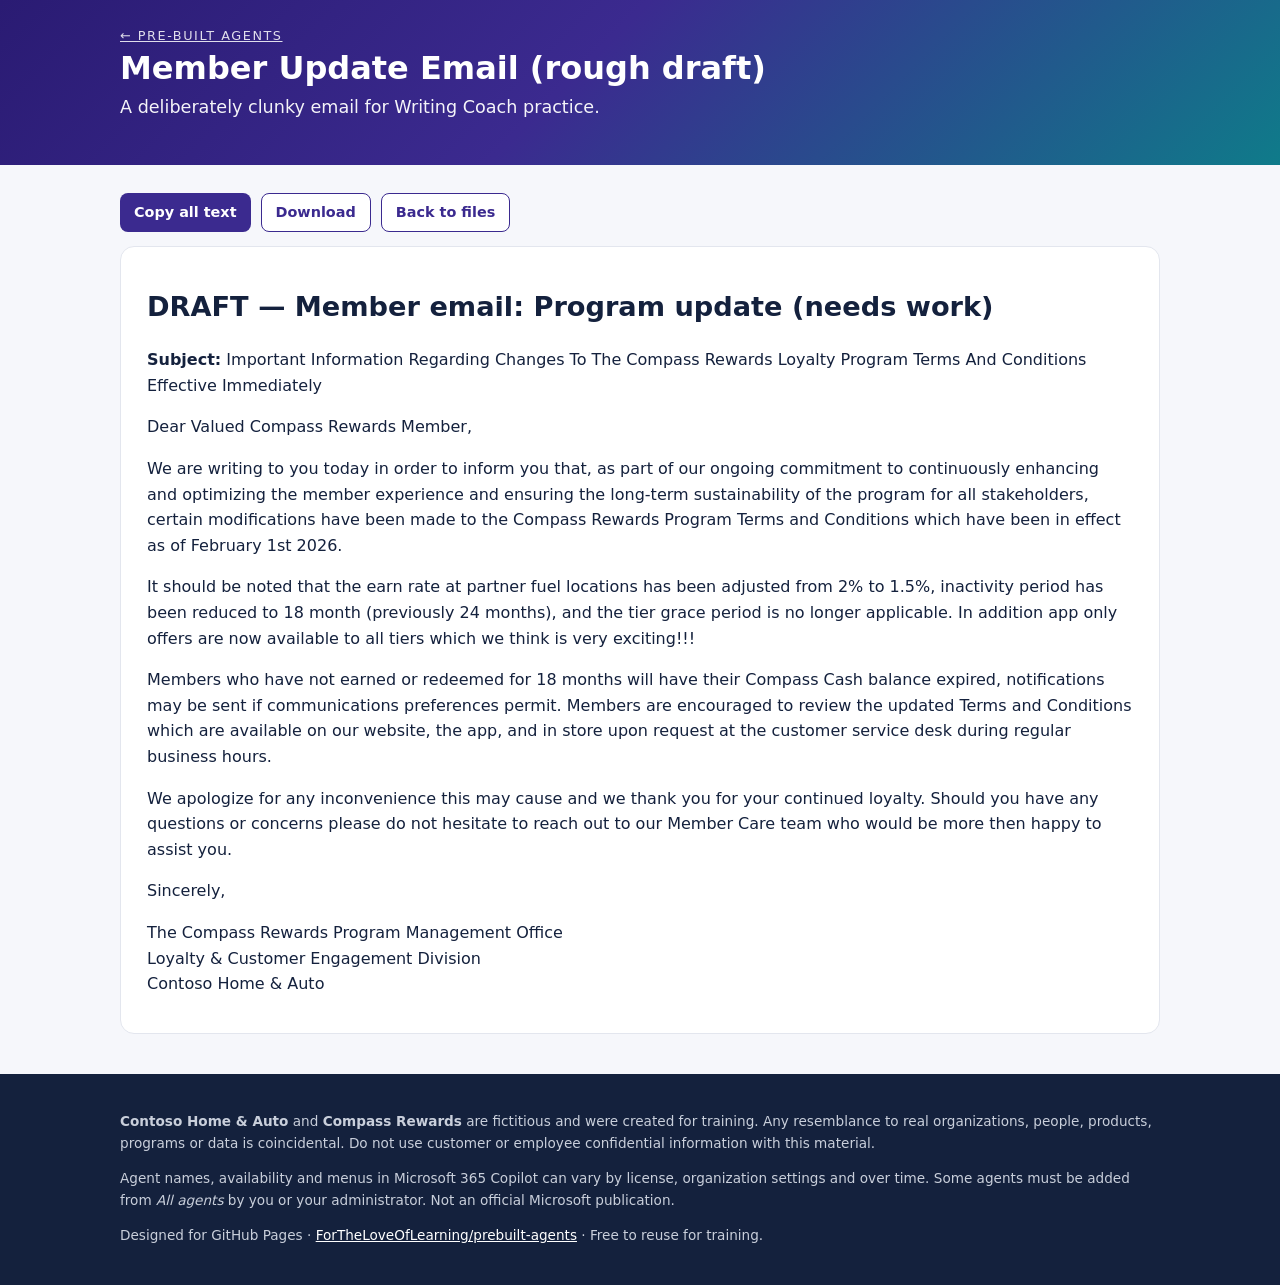
<file: draft.html>
<!doctype html><html lang="en"><head><meta charset="utf-8"><meta name="MSRAI_Label_c3feb43e-95d4-42a1-ae97-85d136991a95_AI_Disclosure" content="Made with AI"><meta name="viewport" content="width=device-width,initial-scale=1">
<title>Member Update Email (rough draft) | Pre-Built Agents</title><meta name="description" content="A deliberately clunky email for Writing Coach practice."><meta property="og:title" content="Member Update Email (rough draft) | Pre-Built Agents"><meta property="og:description" content="A deliberately clunky email for Writing Coach practice.">
<link rel="icon" href="data:image/svg+xml,<svg xmlns=%22http://www.w3.org/2000/svg%22 viewBox=%220 0 100 100%22><text y=%22.9em%22 font-size=%2290%22>🧭</text></svg>">
<link rel="stylesheet" href="assets/site.css"></head><body><header class="hero" style="padding:26px 0"><div class="wrap"><p class="kicker"><a href="index.html" style="color:#fff">← Pre-Built Agents</a></p><h1 style="font-size:2rem">Member Update Email (rough draft)</h1><p class="lead">A deliberately clunky email for Writing Coach practice.</p></div></header>
<main><div class="wrap"><div class="toolbar"><button class="btn" data-copy="doc">Copy all text</button><a class="btn alt" href="files/member-update-email-DRAFT.md" download>Download</a><a class="btn alt" href="index.html#files">Back to files</a></div><div class="doc" id="doc"><h1>DRAFT — Member email: Program update (needs work)</h1>
<p><b>Subject:</b> Important Information Regarding Changes To The Compass Rewards Loyalty Program Terms And Conditions Effective Immediately</p>
<p>Dear Valued Compass Rewards Member,</p>
<p>We are writing to you today in order to inform you that, as part of our ongoing commitment to continuously enhancing and optimizing the member experience and ensuring the long-term sustainability of the program for all stakeholders, certain modifications have been made to the Compass Rewards Program Terms and Conditions which have been in effect as of February 1st 2026.</p>
<p>It should be noted that the earn rate at partner fuel locations has been adjusted from 2% to 1.5%, inactivity period has been reduced to 18 month (previously 24 months), and the tier grace period is no longer applicable. In addition app only offers are now available to all tiers which we think is very exciting!!!</p>
<p>Members who have not earned or redeemed for 18 months will have their Compass Cash balance expired, notifications may be sent if communications preferences permit. Members are encouraged to review the updated Terms and Conditions which are available on our website, the app, and in store upon request at the customer service desk during regular business hours.</p>
<p>We apologize for any inconvenience this may cause and we thank you for your continued loyalty. Should you have any questions or concerns please do not hesitate to reach out to our Member Care team who would be more then happy to assist you.</p>
<p>Sincerely,</p>
<p>The Compass Rewards Program Management Office<br>Loyalty &amp; Customer Engagement Division<br>Contoso Home &amp; Auto</p></div></div></main><footer><div class="wrap"><p><b>Contoso Home &amp; Auto</b> and <b>Compass Rewards</b> are fictitious and were created for training. Any resemblance to real organizations, people, products, programs or data is coincidental. Do not use customer or employee confidential information with this material.</p>
<p>Agent names, availability and menus in Microsoft 365 Copilot can vary by license, organization settings and over time. Some agents must be added from <i>All agents</i> by you or your administrator. Not an official Microsoft publication.</p>
<p>Designed for GitHub Pages · <a href="https://github.com/ForTheLoveOfLearning/prebuilt-agents">ForTheLoveOfLearning/prebuilt-agents</a> · Free to reuse for training.</p></div></footer><script src="assets/site.js"></script></body></html>
</file>
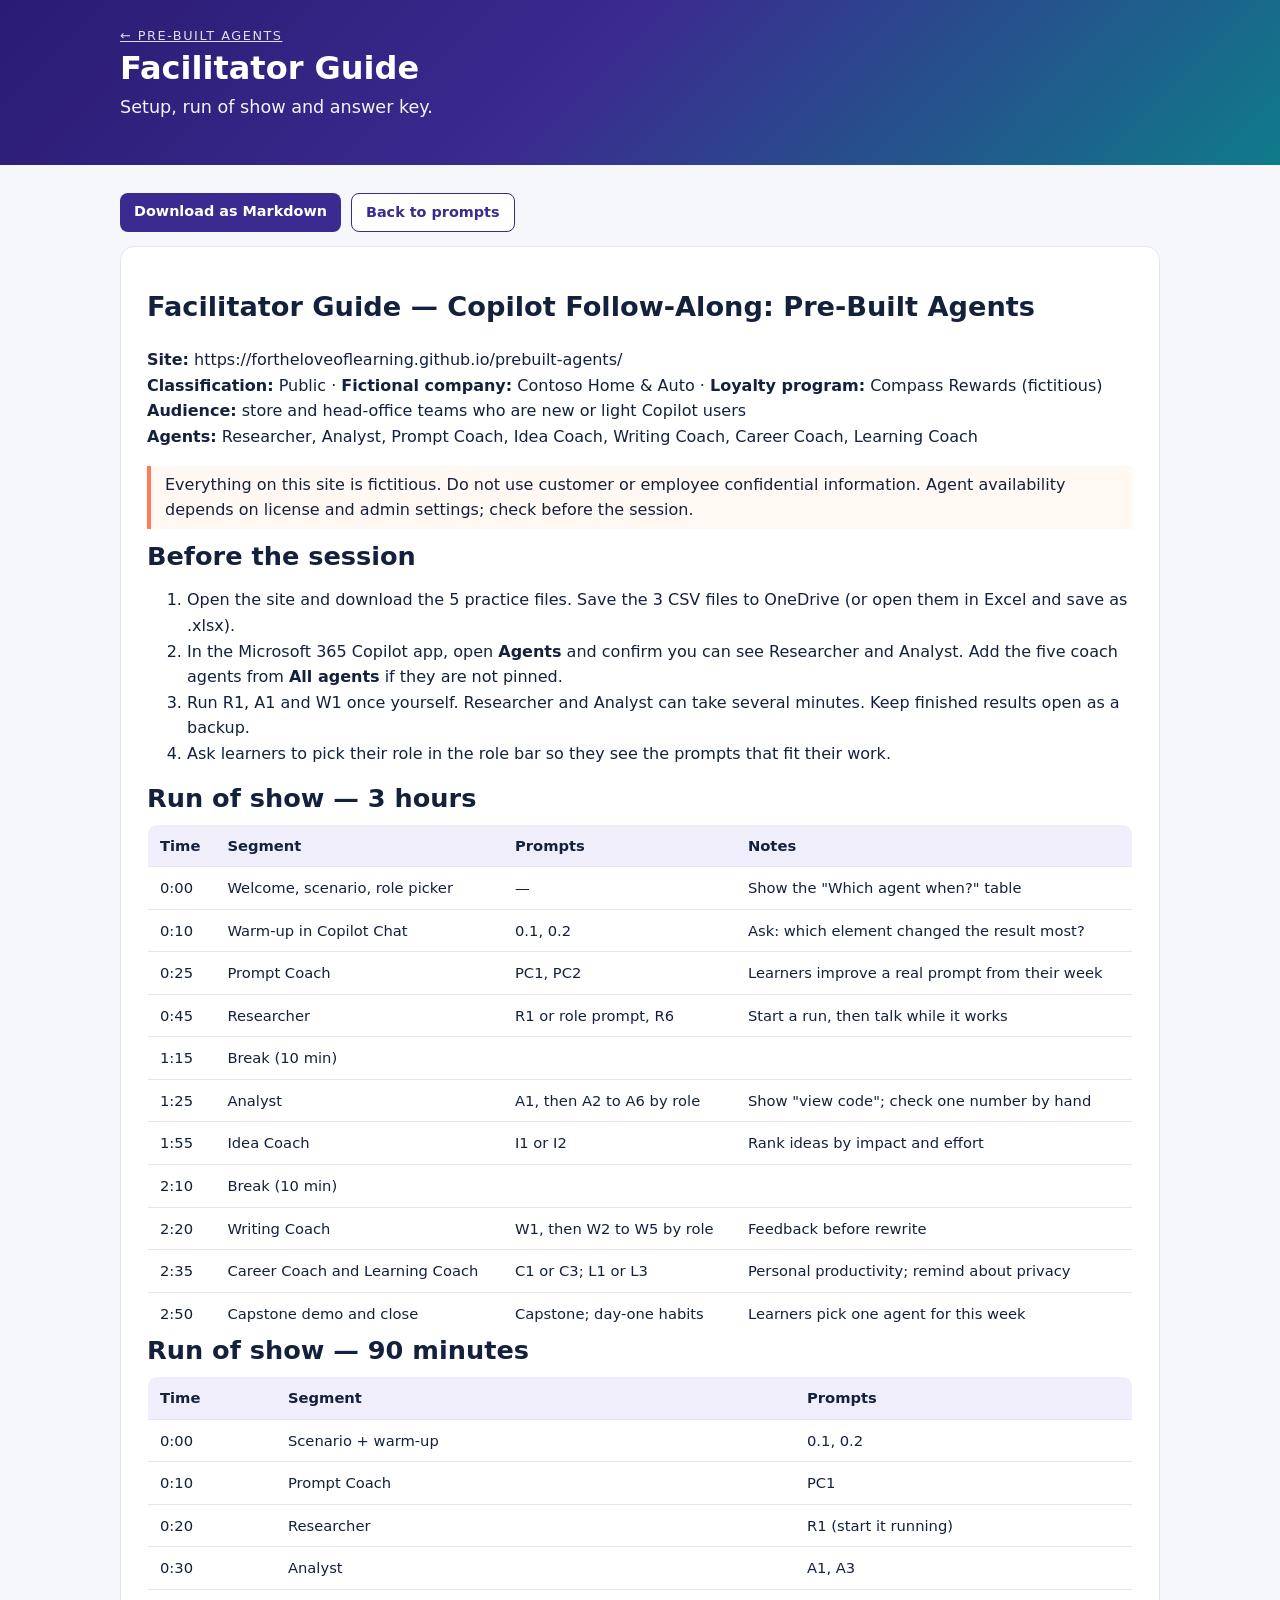
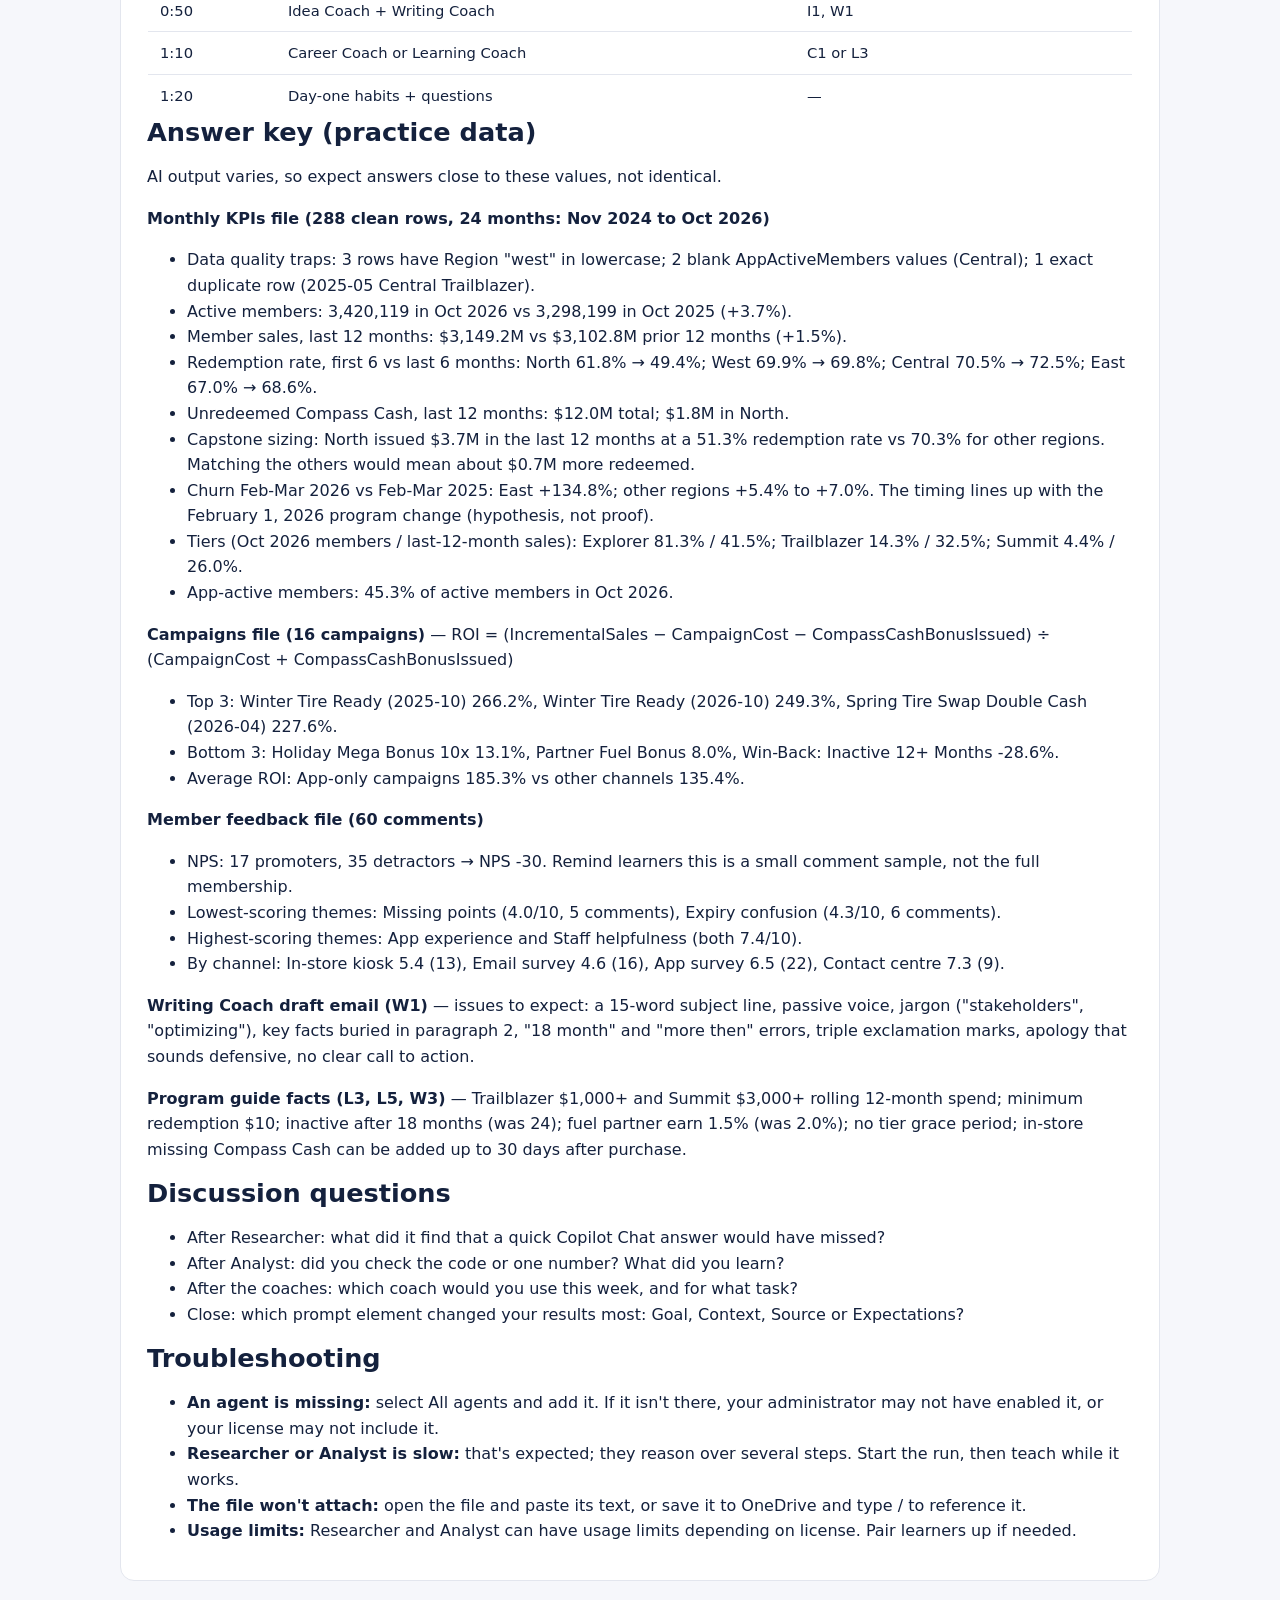
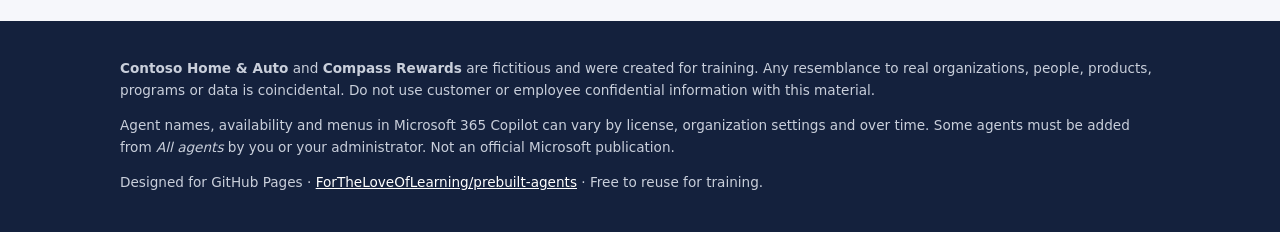
<file: facilitator.html>
<!doctype html><html lang="en"><head><meta charset="utf-8"><meta name="MSRAI_Label_c3feb43e-95d4-42a1-ae97-85d136991a95_AI_Disclosure" content="Made with AI"><meta name="viewport" content="width=device-width,initial-scale=1">
<title>Facilitator Guide | Pre-Built Agents</title><meta name="description" content="Run of show, setup checklist and answer key for the Pre-Built Agents follow-along."><meta property="og:title" content="Facilitator Guide | Pre-Built Agents"><meta property="og:description" content="Run of show, setup checklist and answer key for the Pre-Built Agents follow-along.">
<link rel="icon" href="data:image/svg+xml,<svg xmlns=%22http://www.w3.org/2000/svg%22 viewBox=%220 0 100 100%22><text y=%22.9em%22 font-size=%2290%22>🧭</text></svg>">
<link rel="stylesheet" href="assets/site.css"></head><body><header class="hero" style="padding:26px 0"><div class="wrap"><p class="kicker"><a href="index.html" style="color:#fff">← Pre-Built Agents</a></p><h1 style="font-size:2rem">Facilitator Guide</h1><p class="lead">Setup, run of show and answer key.</p></div></header>
<main><div class="wrap"><div class="toolbar"><a class="btn" href="DEMO-INSTRUCTIONS.md" download>Download as Markdown</a><a class="btn alt" href="index.html">Back to prompts</a></div><div class="doc"><h1>Facilitator Guide — Copilot Follow-Along: Pre-Built Agents</h1>
<p><b>Site:</b> https://fortheloveoflearning.github.io/prebuilt-agents/<br><b>Classification:</b> Public · <b>Fictional company:</b> Contoso Home &amp; Auto · <b>Loyalty program:</b> Compass Rewards (fictitious)<br><b>Audience:</b> store and head-office teams who are new or light Copilot users<br><b>Agents:</b> Researcher, Analyst, Prompt Coach, Idea Coach, Writing Coach, Career Coach, Learning Coach</p>
<blockquote>Everything on this site is fictitious. Do not use customer or employee confidential information. Agent availability depends on license and admin settings; check before the session.</blockquote>
<h2>Before the session</h2>
<ol><li>Open the site and download the 5 practice files. Save the 3 CSV files to OneDrive (or open them in Excel and save as .xlsx).</li><li>In the Microsoft 365 Copilot app, open <b>Agents</b> and confirm you can see Researcher and Analyst. Add the five coach agents from <b>All agents</b> if they are not pinned.</li><li>Run R1, A1 and W1 once yourself. Researcher and Analyst can take several minutes. Keep finished results open as a backup.</li><li>Ask learners to pick their role in the role bar so they see the prompts that fit their work.</li></ol>
<h2>Run of show — 3 hours</h2>
<table><thead><tr><th>Time</th><th>Segment</th><th>Prompts</th><th>Notes</th></tr></thead><tbody><tr><td>0:00</td><td>Welcome, scenario, role picker</td><td>—</td><td>Show the &quot;Which agent when?&quot; table</td></tr><tr><td>0:10</td><td>Warm-up in Copilot Chat</td><td>0.1, 0.2</td><td>Ask: which element changed the result most?</td></tr><tr><td>0:25</td><td>Prompt Coach</td><td>PC1, PC2</td><td>Learners improve a real prompt from their week</td></tr><tr><td>0:45</td><td>Researcher</td><td>R1 or role prompt, R6</td><td>Start a run, then talk while it works</td></tr><tr><td>1:15</td><td>Break (10 min)</td><td></td><td></td></tr><tr><td>1:25</td><td>Analyst</td><td>A1, then A2 to A6 by role</td><td>Show &quot;view code&quot;; check one number by hand</td></tr><tr><td>1:55</td><td>Idea Coach</td><td>I1 or I2</td><td>Rank ideas by impact and effort</td></tr><tr><td>2:10</td><td>Break (10 min)</td><td></td><td></td></tr><tr><td>2:20</td><td>Writing Coach</td><td>W1, then W2 to W5 by role</td><td>Feedback before rewrite</td></tr><tr><td>2:35</td><td>Career Coach and Learning Coach</td><td>C1 or C3; L1 or L3</td><td>Personal productivity; remind about privacy</td></tr><tr><td>2:50</td><td>Capstone demo and close</td><td>Capstone; day-one habits</td><td>Learners pick one agent for this week</td></tr></tbody></table>
<h2>Run of show — 90 minutes</h2>
<table><thead><tr><th>Time</th><th>Segment</th><th>Prompts</th></tr></thead><tbody><tr><td>0:00</td><td>Scenario + warm-up</td><td>0.1, 0.2</td></tr><tr><td>0:10</td><td>Prompt Coach</td><td>PC1</td></tr><tr><td>0:20</td><td>Researcher</td><td>R1 (start it running)</td></tr><tr><td>0:30</td><td>Analyst</td><td>A1, A3</td></tr><tr><td>0:50</td><td>Idea Coach + Writing Coach</td><td>I1, W1</td></tr><tr><td>1:10</td><td>Career Coach or Learning Coach</td><td>C1 or L3</td></tr><tr><td>1:20</td><td>Day-one habits + questions</td><td>—</td></tr></tbody></table>
<h2>Answer key (practice data)</h2>
<p>AI output varies, so expect answers close to these values, not identical.</p>
<p><b>Monthly KPIs file (288 clean rows, 24 months: Nov 2024 to Oct 2026)</b></p>
<ul><li>Data quality traps: 3 rows have Region &quot;west&quot; in lowercase; 2 blank AppActiveMembers values (Central); 1 exact duplicate row (2025-05 Central Trailblazer).</li><li>Active members: 3,420,119 in Oct 2026 vs 3,298,199 in Oct 2025 (+3.7%).</li><li>Member sales, last 12 months: $3,149.2M vs $3,102.8M prior 12 months (+1.5%).</li><li>Redemption rate, first 6 vs last 6 months: North 61.8% → 49.4%; West 69.9% → 69.8%; Central 70.5% → 72.5%; East 67.0% → 68.6%.</li><li>Unredeemed Compass Cash, last 12 months: $12.0M total; $1.8M in North.</li><li>Capstone sizing: North issued $3.7M in the last 12 months at a 51.3% redemption rate vs 70.3% for other regions. Matching the others would mean about $0.7M more redeemed.</li><li>Churn Feb-Mar 2026 vs Feb-Mar 2025: East +134.8%; other regions +5.4% to +7.0%. The timing lines up with the February 1, 2026 program change (hypothesis, not proof).</li><li>Tiers (Oct 2026 members / last-12-month sales): Explorer 81.3% / 41.5%; Trailblazer 14.3% / 32.5%; Summit 4.4% / 26.0%.</li><li>App-active members: 45.3% of active members in Oct 2026.</li></ul>
<p><b>Campaigns file (16 campaigns)</b> — ROI = (IncrementalSales − CampaignCost − CompassCashBonusIssued) ÷ (CampaignCost + CompassCashBonusIssued)</p>
<ul><li>Top 3: Winter Tire Ready (2025-10) 266.2%, Winter Tire Ready (2026-10) 249.3%, Spring Tire Swap Double Cash (2026-04) 227.6%.</li><li>Bottom 3: Holiday Mega Bonus 10x 13.1%, Partner Fuel Bonus 8.0%, Win-Back: Inactive 12+ Months -28.6%.</li><li>Average ROI: App-only campaigns 185.3% vs other channels 135.4%.</li></ul>
<p><b>Member feedback file (60 comments)</b></p>
<ul><li>NPS: 17 promoters, 35 detractors → NPS -30. Remind learners this is a small comment sample, not the full membership.</li><li>Lowest-scoring themes: Missing points (4.0/10, 5 comments), Expiry confusion (4.3/10, 6 comments).</li><li>Highest-scoring themes: App experience and Staff helpfulness (both 7.4/10).</li><li>By channel: In-store kiosk 5.4 (13), Email survey 4.6 (16), App survey 6.5 (22), Contact centre 7.3 (9).</li></ul>
<p><b>Writing Coach draft email (W1)</b> — issues to expect: a 15-word subject line, passive voice, jargon (&quot;stakeholders&quot;, &quot;optimizing&quot;), key facts buried in paragraph 2, &quot;18 month&quot; and &quot;more then&quot; errors, triple exclamation marks, apology that sounds defensive, no clear call to action.</p>
<p><b>Program guide facts (L3, L5, W3)</b> — Trailblazer $1,000+ and Summit $3,000+ rolling 12-month spend; minimum redemption $10; inactive after 18 months (was 24); fuel partner earn 1.5% (was 2.0%); no tier grace period; in-store missing Compass Cash can be added up to 30 days after purchase.</p>
<h2>Discussion questions</h2>
<ul><li>After Researcher: what did it find that a quick Copilot Chat answer would have missed?</li><li>After Analyst: did you check the code or one number? What did you learn?</li><li>After the coaches: which coach would you use this week, and for what task?</li><li>Close: which prompt element changed your results most: Goal, Context, Source or Expectations?</li></ul>
<h2>Troubleshooting</h2>
<ul><li><b>An agent is missing:</b> select All agents and add it. If it isn&#x27;t there, your administrator may not have enabled it, or your license may not include it.</li><li><b>Researcher or Analyst is slow:</b> that&#x27;s expected; they reason over several steps. Start the run, then teach while it works.</li><li><b>The file won&#x27;t attach:</b> open the file and paste its text, or save it to OneDrive and type / to reference it.</li><li><b>Usage limits:</b> Researcher and Analyst can have usage limits depending on license. Pair learners up if needed.</li></ul></div></div></main><footer><div class="wrap"><p><b>Contoso Home &amp; Auto</b> and <b>Compass Rewards</b> are fictitious and were created for training. Any resemblance to real organizations, people, products, programs or data is coincidental. Do not use customer or employee confidential information with this material.</p>
<p>Agent names, availability and menus in Microsoft 365 Copilot can vary by license, organization settings and over time. Some agents must be added from <i>All agents</i> by you or your administrator. Not an official Microsoft publication.</p>
<p>Designed for GitHub Pages · <a href="https://github.com/ForTheLoveOfLearning/prebuilt-agents">ForTheLoveOfLearning/prebuilt-agents</a> · Free to reuse for training.</p></div></footer><script src="assets/site.js"></script></body></html>
</file>
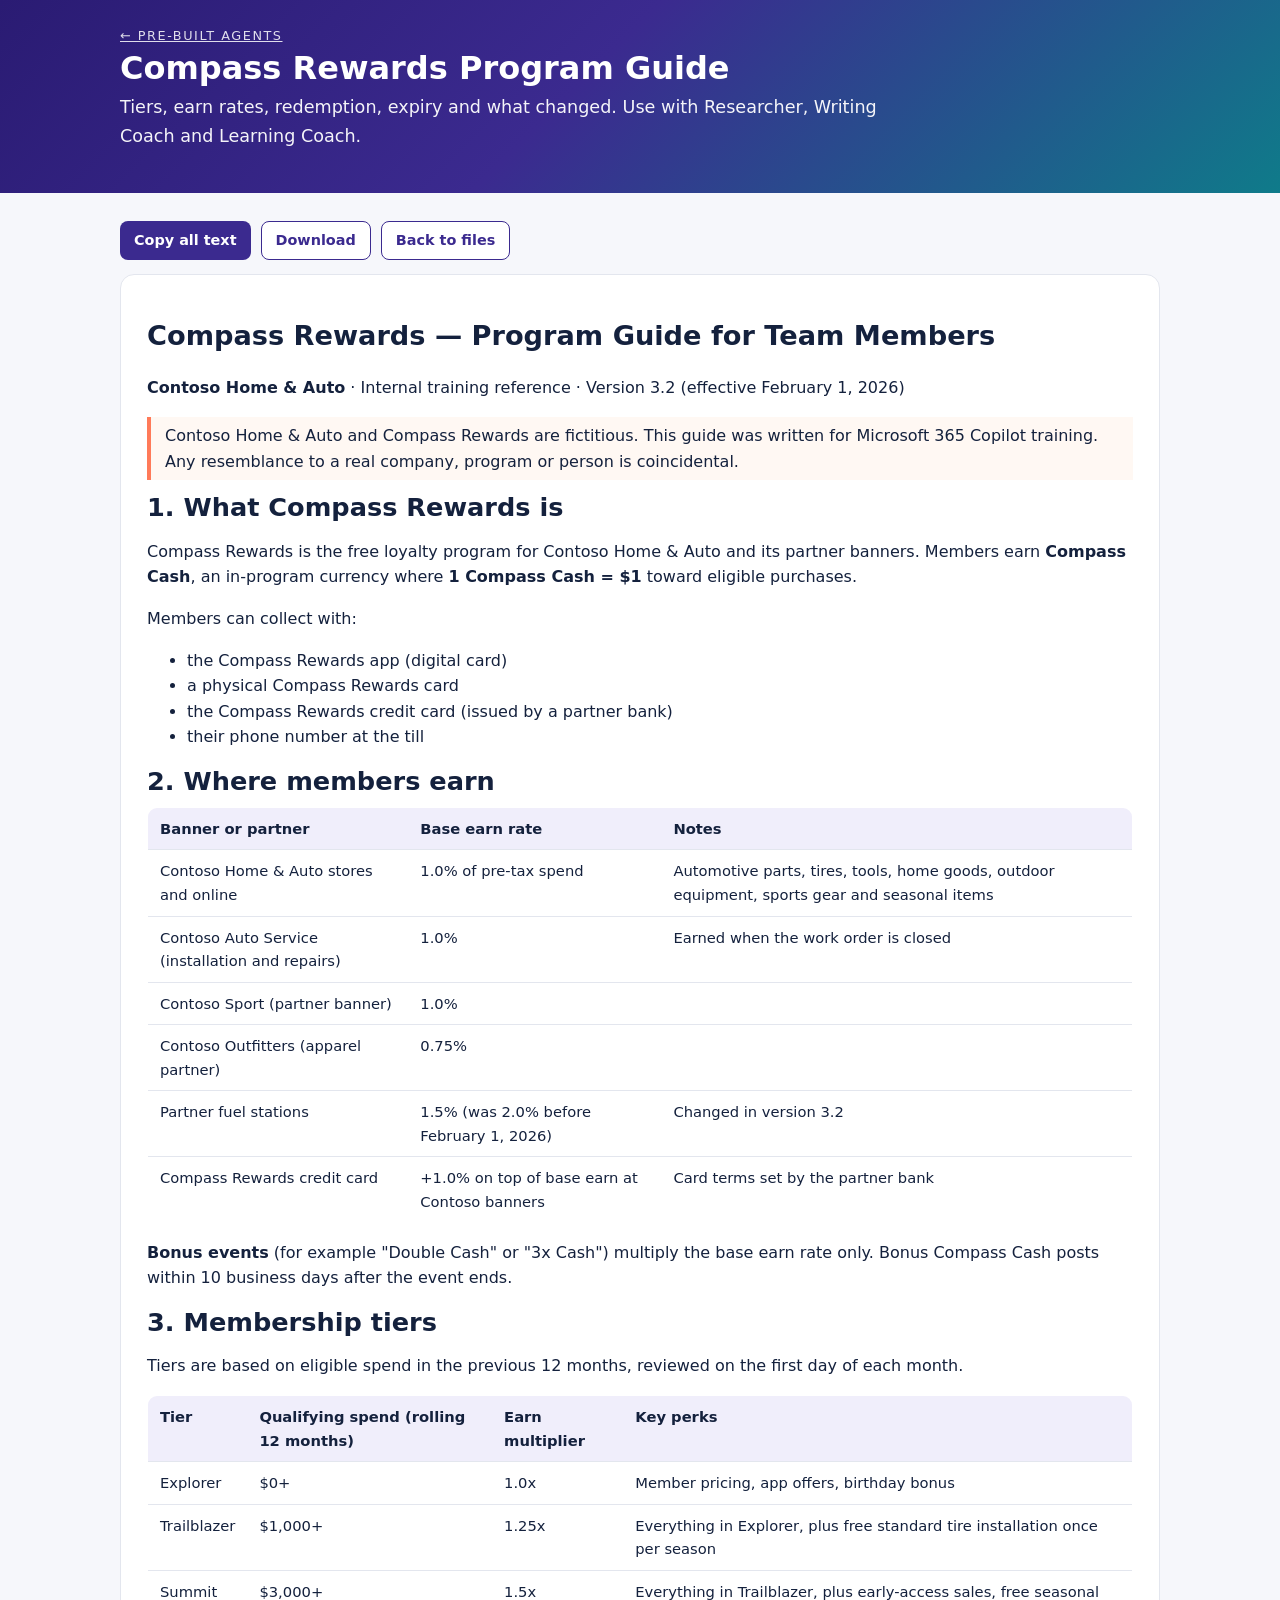
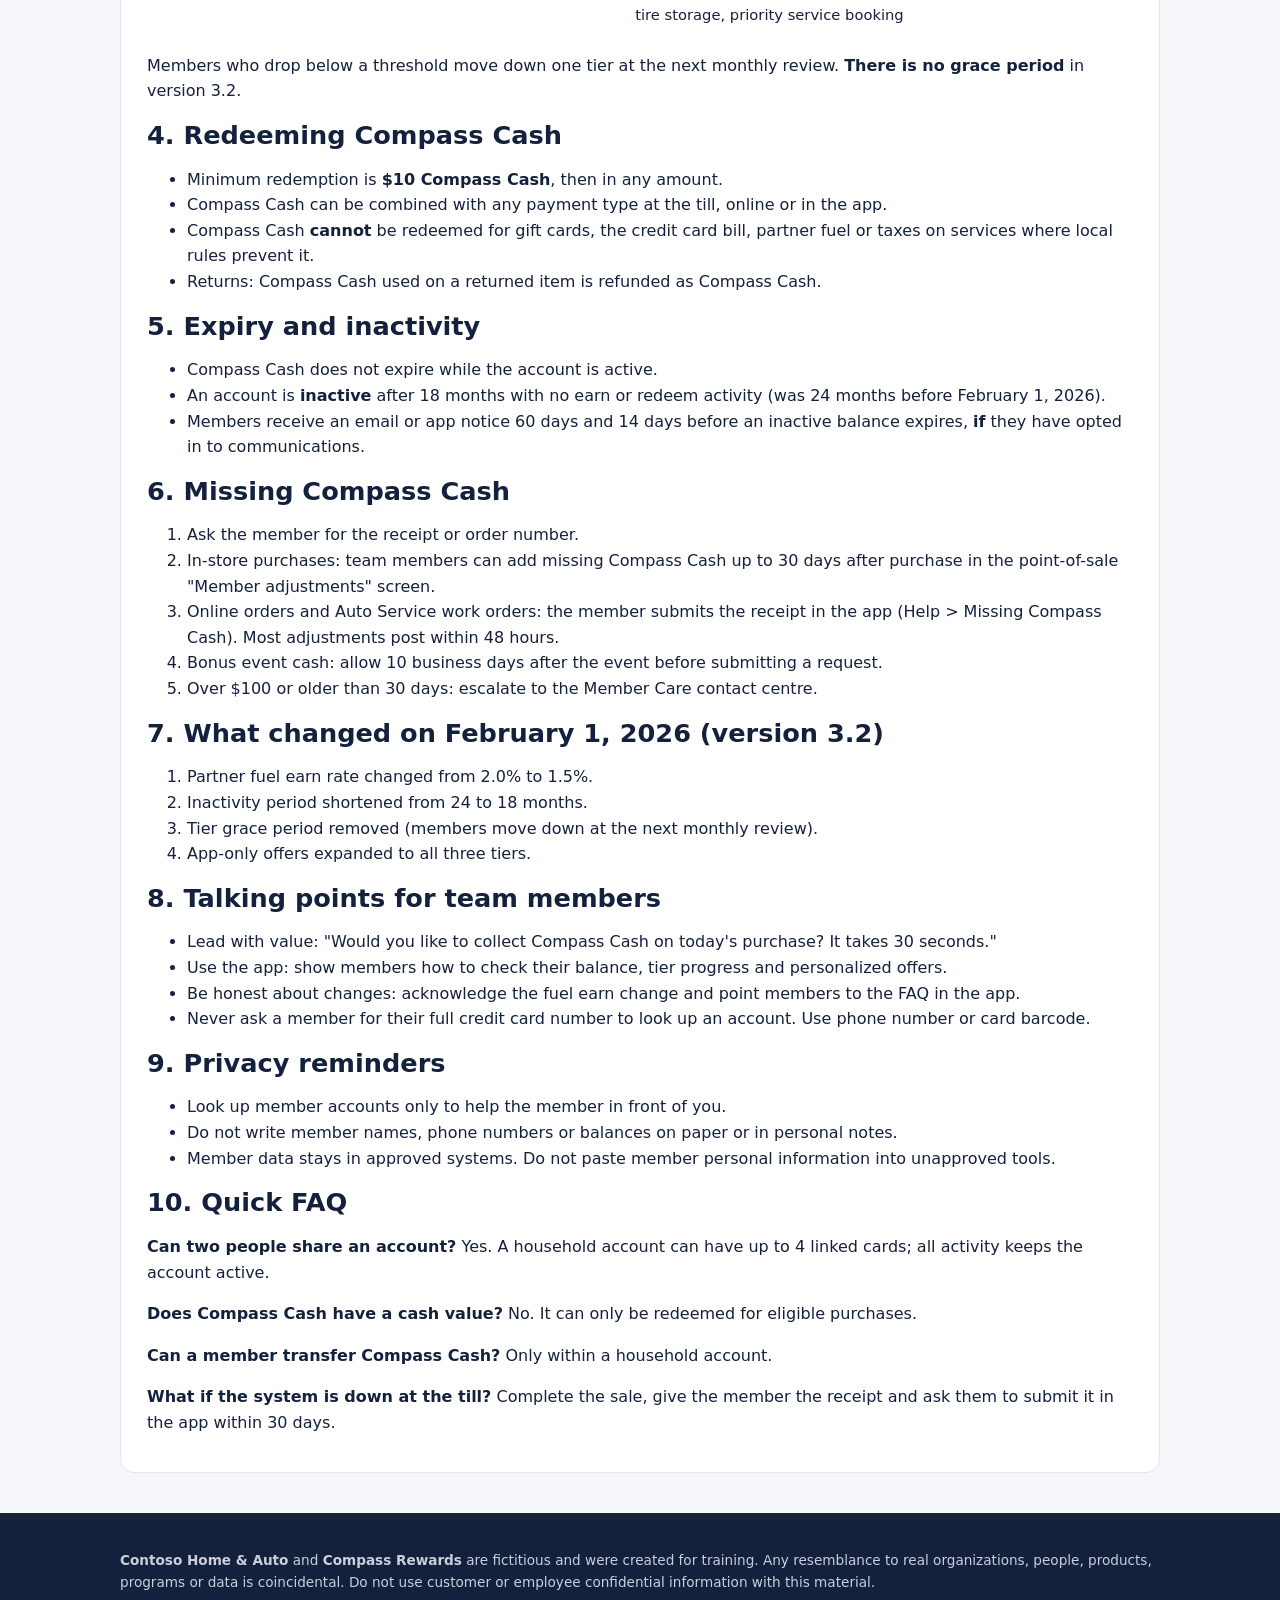
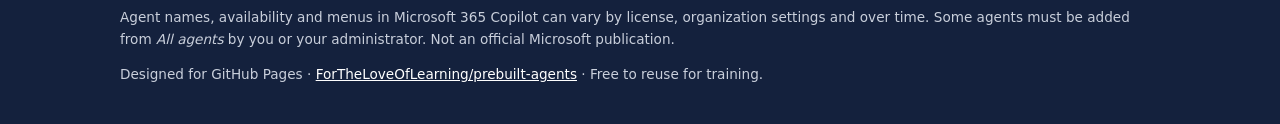
<file: guide.html>
<!doctype html><html lang="en"><head><meta charset="utf-8"><meta name="MSRAI_Label_c3feb43e-95d4-42a1-ae97-85d136991a95_AI_Disclosure" content="Made with AI"><meta name="viewport" content="width=device-width,initial-scale=1">
<title>Compass Rewards Program Guide | Pre-Built Agents</title><meta name="description" content="Tiers, earn rates, redemption, expiry and what changed. Use with Researcher, Writing Coach and Learning Coach."><meta property="og:title" content="Compass Rewards Program Guide | Pre-Built Agents"><meta property="og:description" content="Tiers, earn rates, redemption, expiry and what changed. Use with Researcher, Writing Coach and Learning Coach.">
<link rel="icon" href="data:image/svg+xml,<svg xmlns=%22http://www.w3.org/2000/svg%22 viewBox=%220 0 100 100%22><text y=%22.9em%22 font-size=%2290%22>🧭</text></svg>">
<link rel="stylesheet" href="assets/site.css"></head><body><header class="hero" style="padding:26px 0"><div class="wrap"><p class="kicker"><a href="index.html" style="color:#fff">← Pre-Built Agents</a></p><h1 style="font-size:2rem">Compass Rewards Program Guide</h1><p class="lead">Tiers, earn rates, redemption, expiry and what changed. Use with Researcher, Writing Coach and Learning Coach.</p></div></header>
<main><div class="wrap"><div class="toolbar"><button class="btn" data-copy="doc">Copy all text</button><a class="btn alt" href="files/compass-rewards-program-guide.md" download>Download</a><a class="btn alt" href="index.html#files">Back to files</a></div><div class="doc" id="doc"><h1>Compass Rewards — Program Guide for Team Members</h1>
<p><b>Contoso Home &amp; Auto</b> · Internal training reference · Version 3.2 (effective February 1, 2026)</p>
<blockquote>Contoso Home &amp; Auto and Compass Rewards are fictitious. This guide was written for Microsoft 365 Copilot training. Any resemblance to a real company, program or person is coincidental.</blockquote>
<h2>1. What Compass Rewards is</h2>
<p>Compass Rewards is the free loyalty program for Contoso Home &amp; Auto and its partner banners. Members earn <b>Compass Cash</b>, an in-program currency where <b>1 Compass Cash = $1</b> toward eligible purchases.</p>
<p>Members can collect with:</p>
<ul><li>the Compass Rewards app (digital card)</li><li>a physical Compass Rewards card</li><li>the Compass Rewards credit card (issued by a partner bank)</li><li>their phone number at the till</li></ul>
<h2>2. Where members earn</h2>
<table><thead><tr><th>Banner or partner</th><th>Base earn rate</th><th>Notes</th></tr></thead><tbody><tr><td>Contoso Home &amp; Auto stores and online</td><td>1.0% of pre-tax spend</td><td>Automotive parts, tires, tools, home goods, outdoor equipment, sports gear and seasonal items</td></tr><tr><td>Contoso Auto Service (installation and repairs)</td><td>1.0%</td><td>Earned when the work order is closed</td></tr><tr><td>Contoso Sport (partner banner)</td><td>1.0%</td><td></td></tr><tr><td>Contoso Outfitters (apparel partner)</td><td>0.75%</td><td></td></tr><tr><td>Partner fuel stations</td><td>1.5% (was 2.0% before February 1, 2026)</td><td>Changed in version 3.2</td></tr><tr><td>Compass Rewards credit card</td><td>+1.0% on top of base earn at Contoso banners</td><td>Card terms set by the partner bank</td></tr></tbody></table>
<p><b>Bonus events</b> (for example &quot;Double Cash&quot; or &quot;3x Cash&quot;) multiply the base earn rate only. Bonus Compass Cash posts within 10 business days after the event ends.</p>
<h2>3. Membership tiers</h2>
<p>Tiers are based on eligible spend in the previous 12 months, reviewed on the first day of each month.</p>
<table><thead><tr><th>Tier</th><th>Qualifying spend (rolling 12 months)</th><th>Earn multiplier</th><th>Key perks</th></tr></thead><tbody><tr><td>Explorer</td><td>$0+</td><td>1.0x</td><td>Member pricing, app offers, birthday bonus</td></tr><tr><td>Trailblazer</td><td>$1,000+</td><td>1.25x</td><td>Everything in Explorer, plus free standard tire installation once per season</td></tr><tr><td>Summit</td><td>$3,000+</td><td>1.5x</td><td>Everything in Trailblazer, plus early-access sales, free seasonal tire storage, priority service booking</td></tr></tbody></table>
<p>Members who drop below a threshold move down one tier at the next monthly review. <b>There is no grace period</b> in version 3.2.</p>
<h2>4. Redeeming Compass Cash</h2>
<ul><li>Minimum redemption is <b>$10 Compass Cash</b>, then in any amount.</li><li>Compass Cash can be combined with any payment type at the till, online or in the app.</li><li>Compass Cash <b>cannot</b> be redeemed for gift cards, the credit card bill, partner fuel or taxes on services where local rules prevent it.</li><li>Returns: Compass Cash used on a returned item is refunded as Compass Cash.</li></ul>
<h2>5. Expiry and inactivity</h2>
<ul><li>Compass Cash does not expire while the account is active.</li><li>An account is <b>inactive</b> after 18 months with no earn or redeem activity (was 24 months before February 1, 2026).</li><li>Members receive an email or app notice 60 days and 14 days before an inactive balance expires, <b>if</b> they have opted in to communications.</li></ul>
<h2>6. Missing Compass Cash</h2>
<ol><li>Ask the member for the receipt or order number.</li><li>In-store purchases: team members can add missing Compass Cash up to 30 days after purchase in the point-of-sale &quot;Member adjustments&quot; screen.</li><li>Online orders and Auto Service work orders: the member submits the receipt in the app (Help &gt; Missing Compass Cash). Most adjustments post within 48 hours.</li><li>Bonus event cash: allow 10 business days after the event before submitting a request.</li><li>Over $100 or older than 30 days: escalate to the Member Care contact centre.</li></ol>
<h2>7. What changed on February 1, 2026 (version 3.2)</h2>
<ol><li>Partner fuel earn rate changed from 2.0% to 1.5%.</li><li>Inactivity period shortened from 24 to 18 months.</li><li>Tier grace period removed (members move down at the next monthly review).</li><li>App-only offers expanded to all three tiers.</li></ol>
<h2>8. Talking points for team members</h2>
<ul><li>Lead with value: &quot;Would you like to collect Compass Cash on today&#x27;s purchase? It takes 30 seconds.&quot;</li><li>Use the app: show members how to check their balance, tier progress and personalized offers.</li><li>Be honest about changes: acknowledge the fuel earn change and point members to the FAQ in the app.</li><li>Never ask a member for their full credit card number to look up an account. Use phone number or card barcode.</li></ul>
<h2>9. Privacy reminders</h2>
<ul><li>Look up member accounts only to help the member in front of you.</li><li>Do not write member names, phone numbers or balances on paper or in personal notes.</li><li>Member data stays in approved systems. Do not paste member personal information into unapproved tools.</li></ul>
<h2>10. Quick FAQ</h2>
<p><b>Can two people share an account?</b> Yes. A household account can have up to 4 linked cards; all activity keeps the account active.</p>
<p><b>Does Compass Cash have a cash value?</b> No. It can only be redeemed for eligible purchases.</p>
<p><b>Can a member transfer Compass Cash?</b> Only within a household account.</p>
<p><b>What if the system is down at the till?</b> Complete the sale, give the member the receipt and ask them to submit it in the app within 30 days.</p></div></div></main><footer><div class="wrap"><p><b>Contoso Home &amp; Auto</b> and <b>Compass Rewards</b> are fictitious and were created for training. Any resemblance to real organizations, people, products, programs or data is coincidental. Do not use customer or employee confidential information with this material.</p>
<p>Agent names, availability and menus in Microsoft 365 Copilot can vary by license, organization settings and over time. Some agents must be added from <i>All agents</i> by you or your administrator. Not an official Microsoft publication.</p>
<p>Designed for GitHub Pages · <a href="https://github.com/ForTheLoveOfLearning/prebuilt-agents">ForTheLoveOfLearning/prebuilt-agents</a> · Free to reuse for training.</p></div></footer><script src="assets/site.js"></script></body></html>
</file>
<file: assets/site.css>
:root{--ink:#14213d;--muted:#5b6475;--bg:#f6f7fb;--card:#fff;--line:#e3e6ee;--brand:#3b2a8f;--brand2:#0f7b8a;--accent:#ff7a59;--ok:#1f9d55;--mark:#fff3c4}
*{box-sizing:border-box}html{scroll-behavior:smooth;scroll-padding-top:120px}
body{margin:0;font:16px/1.6 "Segoe UI",system-ui,-apple-system,Roboto,Arial,sans-serif;color:var(--ink);background:var(--bg)}
a{color:var(--brand)}.wrap{max-width:1080px;margin:0 auto;padding:0 20px}
.hero{background:linear-gradient(135deg,#2a1b73 0%,#3b2a8f 45%,#0f7b8a 100%);color:#fff;padding:44px 0 36px}
.hero .kicker{text-transform:uppercase;letter-spacing:.12em;font-size:.8rem;opacity:.85;margin:0}
.hero h1{font-size:clamp(2rem,4.5vw,3rem);margin:.15em 0 .2em;line-height:1.1}
.hero p.lead{font-size:1.1rem;max-width:760px;opacity:.95;margin:.4em 0 1em}
.badges{display:flex;flex-wrap:wrap;gap:8px;margin:0;padding:0;list-style:none}
.badges li{background:rgba(255,255,255,.14);border:1px solid rgba(255,255,255,.25);border-radius:999px;padding:4px 12px;font-size:.85rem}
.badges b{font-weight:600}
nav.agents{position:sticky;top:0;z-index:20;background:#fff;border-bottom:1px solid var(--line);box-shadow:0 2px 6px rgba(20,33,61,.05)}
nav.agents .wrap{display:flex;gap:6px;overflow-x:auto;padding-top:8px;padding-bottom:8px;white-space:nowrap}
nav.agents a{text-decoration:none;color:var(--ink);font-size:.9rem;padding:6px 12px;border-radius:999px;border:1px solid var(--line);background:#fff}
nav.agents a:hover,nav.agents a:focus{border-color:var(--brand);color:var(--brand)}
.rolebar{background:#fbfaff;border-bottom:1px solid var(--line)}
.rolebar .wrap{display:flex;flex-wrap:wrap;align-items:center;gap:8px;padding-top:8px;padding-bottom:8px}
.rolebar .lbl{font-weight:600;font-size:.9rem;margin-right:4px}
.chip{font:inherit;font-size:.85rem;border:1px solid var(--line);background:#fff;border-radius:999px;padding:4px 12px;cursor:pointer;color:var(--ink)}
.chip[aria-pressed=true]{background:var(--brand);border-color:var(--brand);color:#fff}
.prog{margin-left:auto;font-size:.85rem;color:var(--muted);display:flex;align-items:center;gap:8px}
.prog .bar{width:120px;height:8px;background:var(--line);border-radius:99px;overflow:hidden}.prog .bar span{display:block;height:100%;width:0;background:var(--ok);transition:width .3s}
main{padding:28px 0 40px}
section{margin:0 0 40px}
h2{font-size:1.6rem;margin:0 0 .4em;line-height:1.2}h3{font-size:1.15rem;margin:1.2em 0 .4em}
.callout{border-left:4px solid var(--brand2);background:#eef8f9;padding:12px 16px;border-radius:8px;margin:14px 0}
.callout.warn{border-color:var(--accent);background:#fff4ef}
.grid{display:grid;gap:14px;grid-template-columns:repeat(auto-fill,minmax(230px,1fr))}
.card{background:var(--card);border:1px solid var(--line);border-radius:12px;padding:14px 16px}
.card h4{margin:0 0 4px;font-size:1rem}.card p{margin:0 0 8px;font-size:.9rem;color:var(--muted)}
.card .dl{display:inline-block;font-size:.85rem;font-weight:600;text-decoration:none;margin-right:10px}
table{width:100%;border-collapse:collapse;background:#fff;border:1px solid var(--line);border-radius:10px;overflow:hidden;font-size:.92rem}
th,td{text-align:left;padding:9px 12px;border-bottom:1px solid var(--line);vertical-align:top}th{background:#f0eefb;font-weight:600}
.agent-head{display:flex;gap:14px;align-items:flex-start;margin-bottom:10px}
.agent-head .ico{font-size:2rem;line-height:1;background:#fff;border:1px solid var(--line);border-radius:14px;padding:10px}
.agent-head .tag{color:var(--muted);margin:0}
.facts{display:grid;grid-template-columns:repeat(auto-fit,minmax(220px,1fr));gap:10px;margin:10px 0 16px}
.facts div{background:#fff;border:1px solid var(--line);border-radius:10px;padding:10px 12px;font-size:.9rem}.facts b{display:block;font-size:.78rem;text-transform:uppercase;letter-spacing:.06em;color:var(--brand2)}
.prompt{background:#fff;border:1px solid var(--line);border-radius:14px;margin:0 0 14px;overflow:hidden}
.prompt.hidden{display:none}.prompt.done{border-color:#9ad8b3}
.prompt header{display:flex;flex-wrap:wrap;align-items:center;gap:8px;padding:10px 14px;border-bottom:1px solid var(--line);background:#fcfcfe}
.pid{font-weight:700;color:#fff;background:var(--brand);border-radius:6px;padding:1px 8px;font-size:.85rem}
.prompt h4{margin:0;font-size:1rem;flex:1 1 220px}
.tags{display:flex;gap:4px;flex-wrap:wrap}.tags span{font-size:.72rem;background:#eef8f9;color:#0b5f6b;border-radius:99px;padding:2px 8px}
.done-lbl{font-size:.82rem;color:var(--muted);display:flex;align-items:center;gap:4px;cursor:pointer}
.pbody{position:relative;padding:12px 14px}
pre.ptext{white-space:pre-wrap;word-wrap:break-word;margin:0;font:14.5px/1.55 Consolas,"Cascadia Mono",Menlo,monospace;background:#f7f7fb;border:1px dashed #d7d9e6;border-radius:10px;padding:12px 14px;padding-right:84px}
mark.ph{background:var(--mark);border-radius:4px;padding:0 2px}
.copy{position:absolute;top:20px;right:22px;font:inherit;font-size:.82rem;font-weight:600;border:0;border-radius:8px;background:var(--brand);color:#fff;padding:5px 12px;cursor:pointer}
.copy:hover{background:#2a1b73}.copy.ok{background:var(--ok)}
.meta{padding:0 14px 12px;font-size:.9rem}.meta p{margin:4px 0}
.follow{display:flex;gap:10px;align-items:flex-start;background:#fff8f3;border:1px solid #ffd9cb;border-radius:10px;padding:8px 12px;margin-top:6px}
.follow .copy{position:static;background:var(--accent);flex:0 0 auto}.follow span{flex:1}
.empty{display:none;color:var(--muted);font-style:italic}
ol.flow{counter-reset:s;list-style:none;padding:0;margin:0;display:grid;gap:10px}
ol.flow li{background:#fff;border:1px solid var(--line);border-radius:12px;padding:12px 14px 12px 56px;position:relative}
ol.flow li:before{counter-increment:s;content:counter(s);position:absolute;left:14px;top:12px;width:30px;height:30px;border-radius:50%;background:var(--accent);color:#fff;font-weight:700;display:flex;align-items:center;justify-content:center}
ol.flow pre{margin:6px 0 0;padding-right:84px}ol.flow .copy{top:auto;bottom:16px}
footer{background:#14213d;color:#c9cfdb;font-size:.85rem;padding:24px 0}footer a{color:#fff}
.doc{background:#fff;border:1px solid var(--line);border-radius:14px;padding:20px 26px}
.doc h1{font-size:1.7rem}.doc blockquote{border-left:4px solid var(--accent);margin:12px 0;padding:6px 14px;background:#fff8f3}
.toolbar{display:flex;gap:10px;flex-wrap:wrap;margin:0 0 14px}.btn{font:inherit;font-size:.9rem;font-weight:600;border:0;border-radius:8px;background:var(--brand);color:#fff;padding:7px 14px;cursor:pointer;text-decoration:none}
.btn.alt{background:#fff;color:var(--brand);border:1px solid var(--brand)}
@media print{nav.agents,.rolebar,.copy,.done-lbl{display:none!important}.prompt.hidden{display:block}.hero{background:#fff;color:#000}}
</file>
